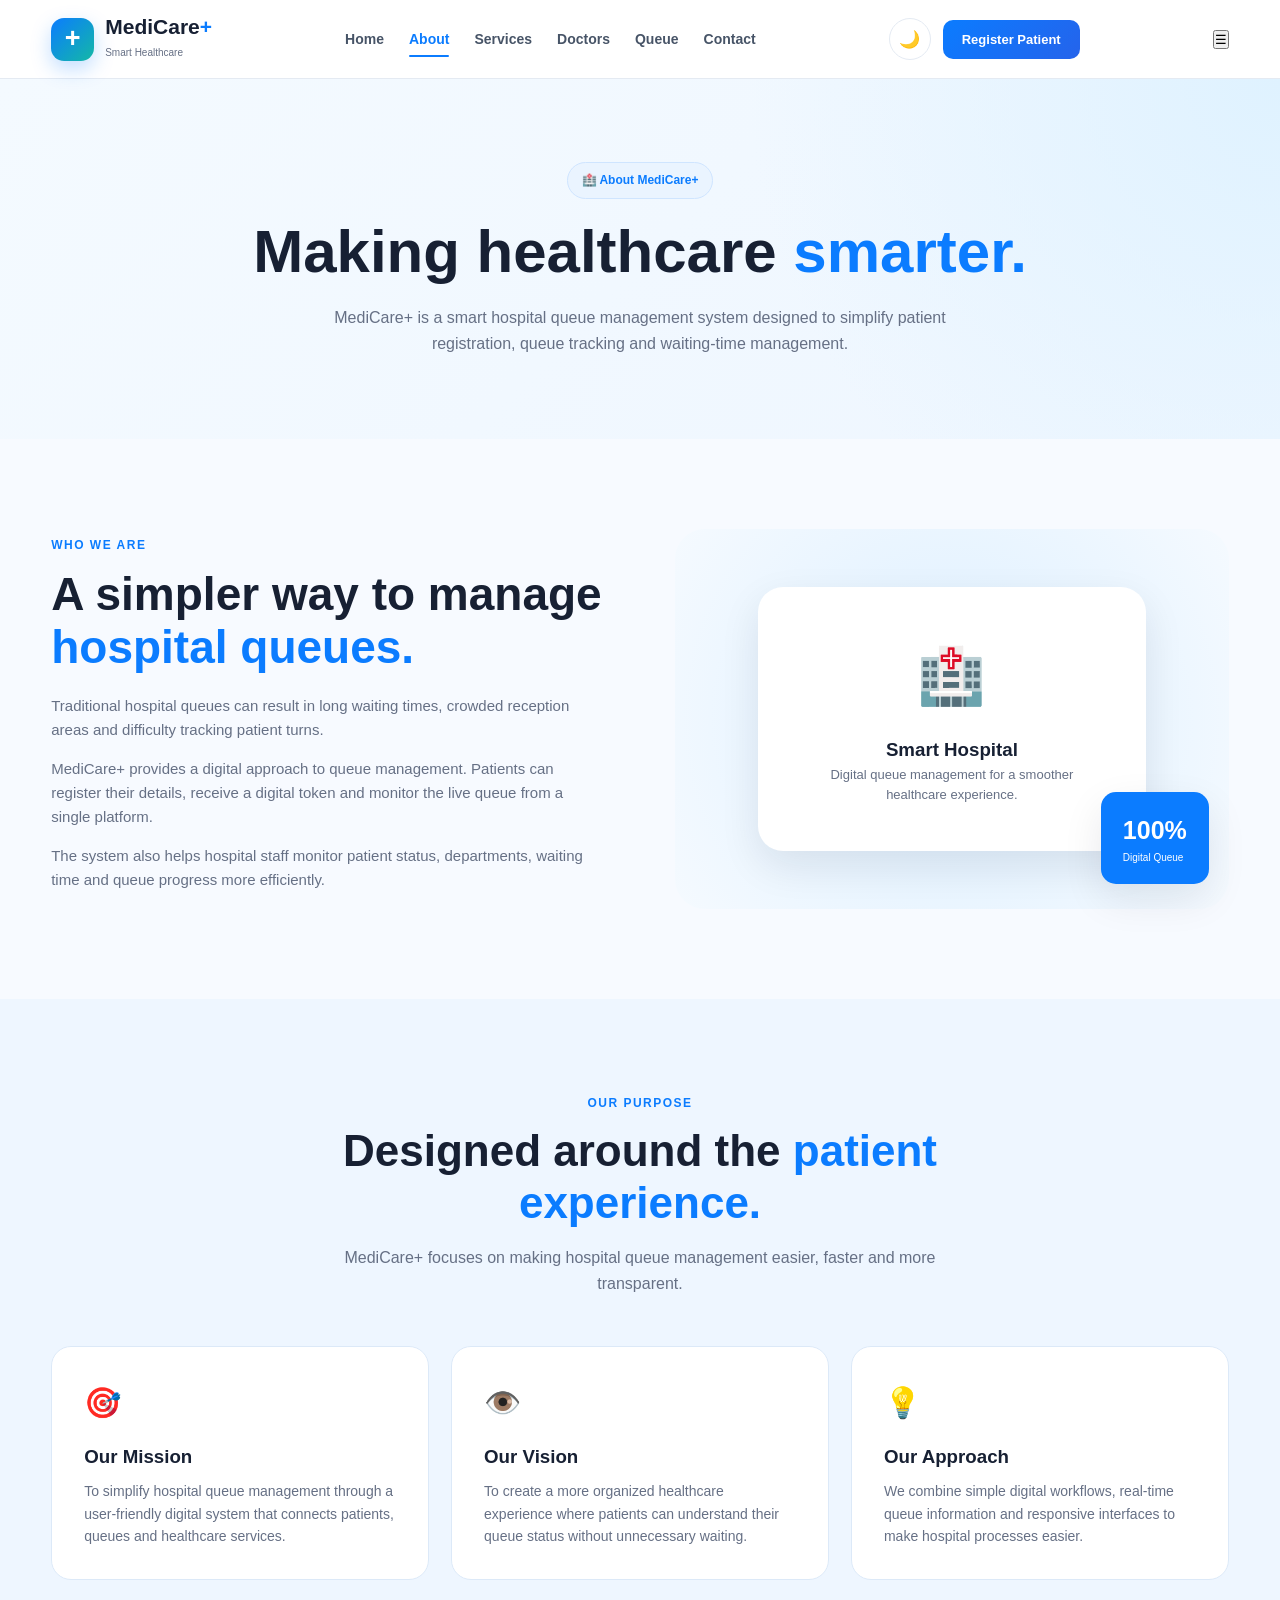
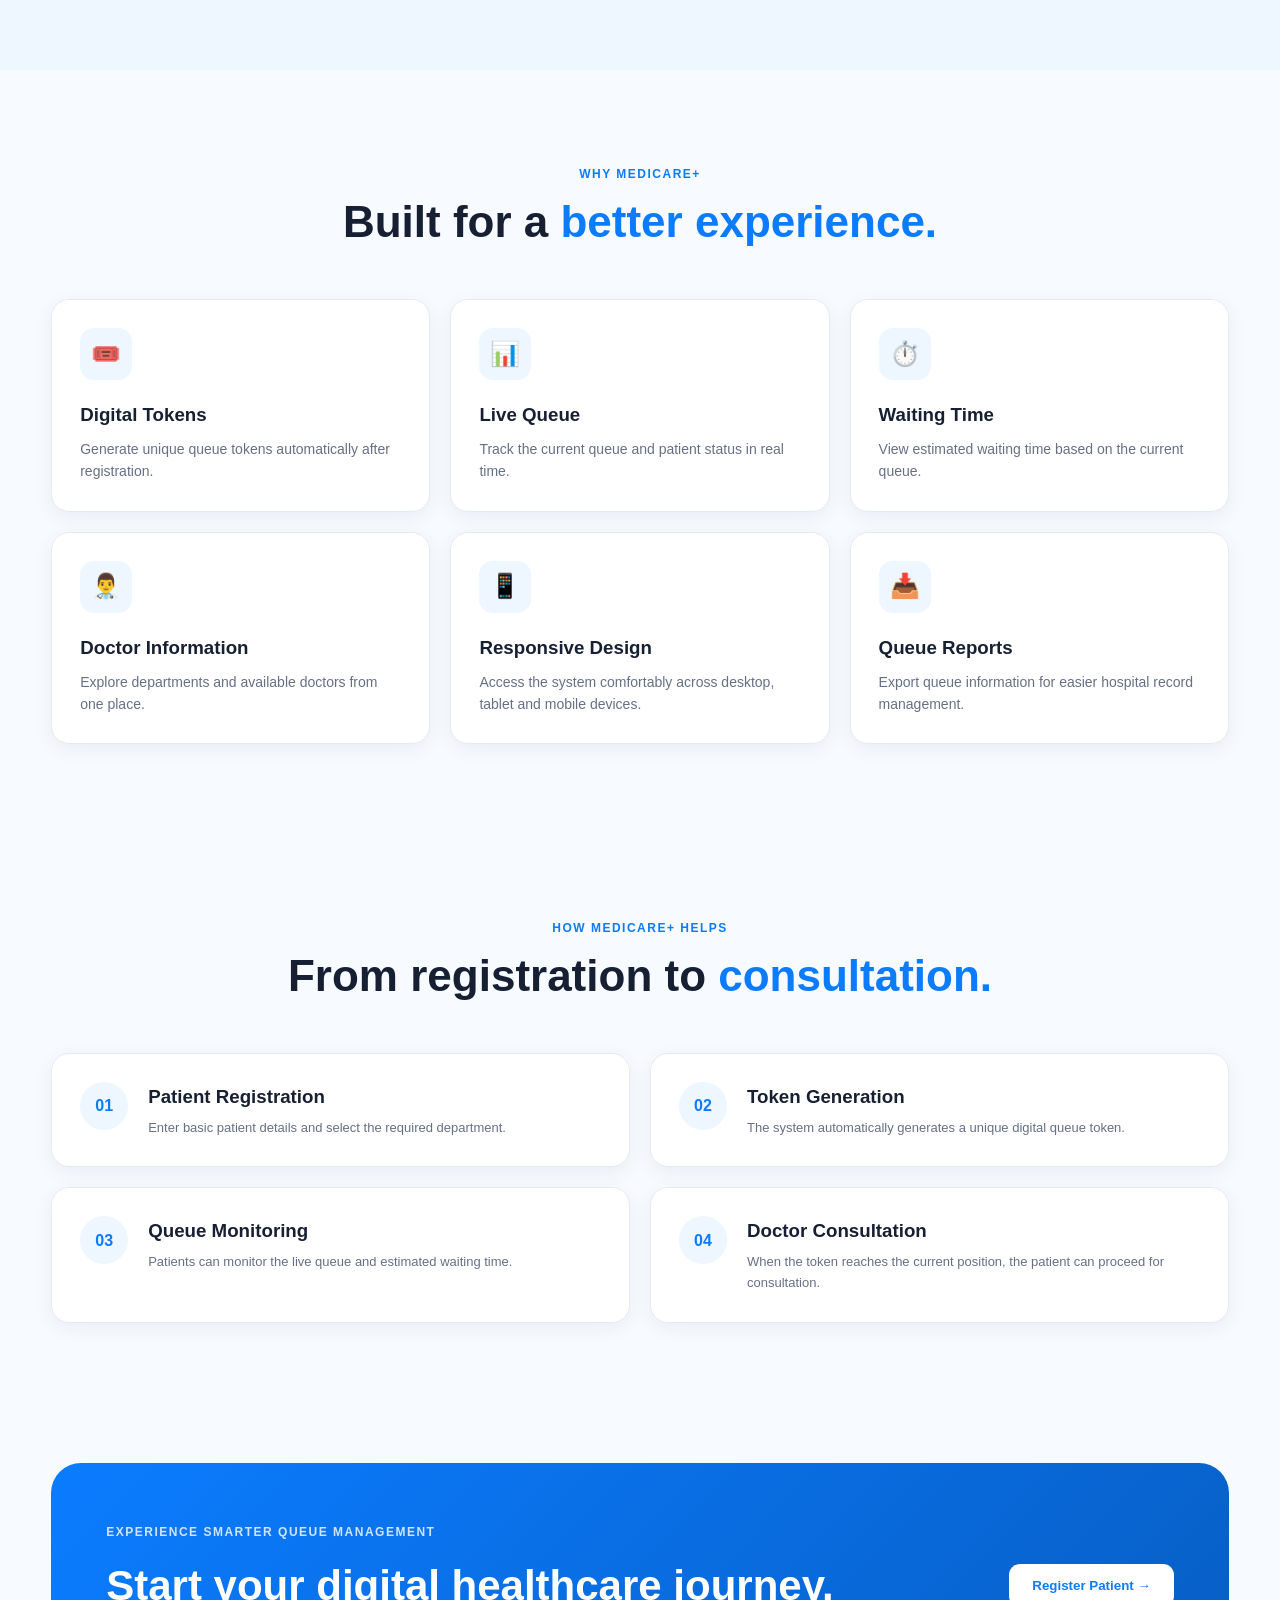
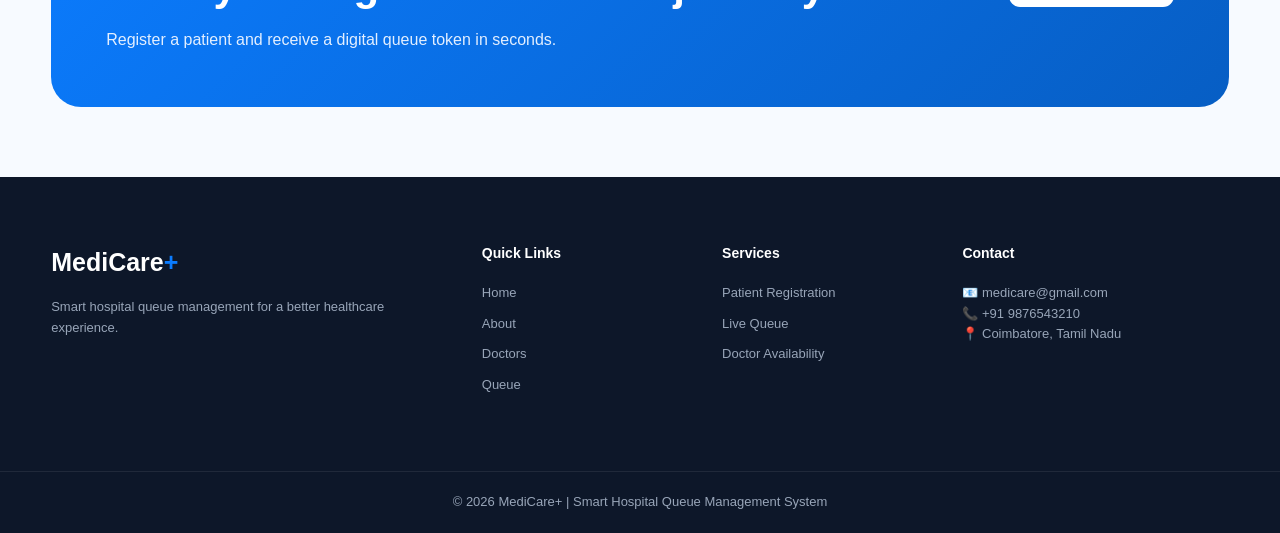
<file: about.html>
<!DOCTYPE html>
<html lang="en">

<head>

    <meta charset="UTF-8">
    <meta name="viewport" content="width=device-width, initial-scale=1.0">

    <title>About MediCare+ | Smart Hospital Queue</title>

    <link rel="stylesheet" href="css/style.css">
    <link rel="stylesheet" href="css/responsive.css">
    <link rel="stylesheet" href="css/animation.css">

</head>

<body>

    <!-- ================= NAVBAR ================= -->

    <header class="navbar">

        <nav>

            <div class="logo">

                <div class="logo-icon">
                    +
                </div>

                <div>
                    <h2>
                        MediCare<span>+</span>
                    </h2>

                    <small>
                        Smart Healthcare
                    </small>
                </div>

            </div>


            <ul class="nav-links">

                <li>
                    <a href="index.html">
                        Home
                    </a>
                </li>

                <li>
                    <a href="about.html" class="active">
                        About
                    </a>
                </li>

                <li>
                    <a href="index.html#services">
                        Services
                    </a>
                </li>

                <li>
                    <a href="doctor.html">
                        Doctors
                    </a>
                </li>

                <li>
                    <a href="dashboard.html">
                        Queue
                    </a>
                </li>

                <li>
                    <a href="index.html#contact">
                        Contact
                    </a>
                </li>

            </ul>


            <div class="nav-actions">

                <button
                    id="themeToggle"
                    class="theme-btn">

                    🌙

                </button>

                <button
                    class="register-btn"
                    onclick="window.location.href='register.html'">

                    Register Patient

                </button>

            </div>

        </nav>

    </header>


    <!-- ================= MAIN ================= -->

    <main>


        <!-- ================= ABOUT HERO ================= -->

        <section class="about-hero">

            <div class="about-hero-content">

                <span class="hero-badge">
                    🏥 About MediCare+
                </span>

                <h1>
                    Making healthcare <span>smarter.</span>
                </h1>

                <p>
                    MediCare+ is a smart hospital queue management
                    system designed to simplify patient registration,
                    queue tracking and waiting-time management.
                </p>

            </div>

        </section>


        <!-- ================= ABOUT INTRO ================= -->

        <section class="section about-intro">

            <div class="about-content">

                <span class="section-label">
                    WHO WE ARE
                </span>

                <h2>
                    A simpler way to manage
                    <span>hospital queues.</span>
                </h2>

                <p>
                    Traditional hospital queues can result in long
                    waiting times, crowded reception areas and
                    difficulty tracking patient turns.
                </p>

                <p>
                    MediCare+ provides a digital approach to queue
                    management. Patients can register their details,
                    receive a digital token and monitor the live queue
                    from a single platform.
                </p>

                <p>
                    The system also helps hospital staff monitor
                    patient status, departments, waiting time and
                    queue progress more efficiently.
                </p>

            </div>


            <div class="about-visual">

                <div class="about-visual-card">

                    <div class="about-icon">
                        🏥
                    </div>

                    <h3>
                        Smart Hospital
                    </h3>

                    <p>
                        Digital queue management for a
                        smoother healthcare experience.
                    </p>

                </div>


                <div class="about-stat-card">

                    <strong>
                        100%
                    </strong>

                    <span>
                        Digital Queue
                    </span>

                </div>

            </div>

        </section>


        <!-- ================= MISSION ================= -->

        <section class="section mission-section">

            <div class="section-heading">

                <span>
                    OUR PURPOSE
                </span>

                <h2>
                    Designed around the
                    <span>patient experience.</span>
                </h2>

                <p>
                    MediCare+ focuses on making hospital queue
                    management easier, faster and more transparent.
                </p>

            </div>


            <div class="mission-grid">


                <div class="mission-card">

                    <div class="mission-icon">
                        🎯
                    </div>

                    <h3>
                        Our Mission
                    </h3>

                    <p>
                        To simplify hospital queue management
                        through a user-friendly digital system
                        that connects patients, queues and
                        healthcare services.
                    </p>

                </div>


                <div class="mission-card">

                    <div class="mission-icon">
                        👁️
                    </div>

                    <h3>
                        Our Vision
                    </h3>

                    <p>
                        To create a more organized healthcare
                        experience where patients can understand
                        their queue status without unnecessary
                        waiting.
                    </p>

                </div>


                <div class="mission-card">

                    <div class="mission-icon">
                        💡
                    </div>

                    <h3>
                        Our Approach
                    </h3>

                    <p>
                        We combine simple digital workflows,
                        real-time queue information and responsive
                        interfaces to make hospital processes easier.
                    </p>

                </div>


            </div>

        </section>


        <!-- ================= FEATURES ================= -->

        <section class="section about-features">

            <div class="section-heading">

                <span>
                    WHY MEDICARE+
                </span>

                <h2>
                    Built for a
                    <span>better experience.</span>
                </h2>

            </div>


            <div class="feature-grid">


                <div class="feature-card">

                    <div class="feature-icon">
                        🎟️
                    </div>

                    <h3>
                        Digital Tokens
                    </h3>

                    <p>
                        Generate unique queue tokens
                        automatically after registration.
                    </p>

                </div>


                <div class="feature-card">

                    <div class="feature-icon">
                        📊
                    </div>

                    <h3>
                        Live Queue
                    </h3>

                    <p>
                        Track the current queue and
                        patient status in real time.
                    </p>

                </div>


                <div class="feature-card">

                    <div class="feature-icon">
                        ⏱️
                    </div>

                    <h3>
                        Waiting Time
                    </h3>

                    <p>
                        View estimated waiting time
                        based on the current queue.
                    </p>

                </div>


                <div class="feature-card">

                    <div class="feature-icon">
                        👨‍⚕️
                    </div>

                    <h3>
                        Doctor Information
                    </h3>

                    <p>
                        Explore departments and available
                        doctors from one place.
                    </p>

                </div>


                <div class="feature-card">

                    <div class="feature-icon">
                        📱
                    </div>

                    <h3>
                        Responsive Design
                    </h3>

                    <p>
                        Access the system comfortably across
                        desktop, tablet and mobile devices.
                    </p>

                </div>


                <div class="feature-card">

                    <div class="feature-icon">
                        📥
                    </div>

                    <h3>
                        Queue Reports
                    </h3>

                    <p>
                        Export queue information for
                        easier hospital record management.
                    </p>

                </div>


            </div>

        </section>


        <!-- ================= HOW IT HELPS ================= -->

        <section class="section about-process">

            <div class="section-heading">

                <span>
                    HOW MEDICARE+ HELPS
                </span>

                <h2>
                    From registration to
                    <span>consultation.</span>
                </h2>

            </div>


            <div class="process-grid">


                <div class="process-card">

                    <div class="process-number">
                        01
                    </div>

                    <div>

                        <h3>
                            Patient Registration
                        </h3>

                        <p>
                            Enter basic patient details and
                            select the required department.
                        </p>

                    </div>

                </div>


                <div class="process-card">

                    <div class="process-number">
                        02
                    </div>

                    <div>

                        <h3>
                            Token Generation
                        </h3>

                        <p>
                            The system automatically generates
                            a unique digital queue token.
                        </p>

                    </div>

                </div>


                <div class="process-card">

                    <div class="process-number">
                        03
                    </div>

                    <div>

                        <h3>
                            Queue Monitoring
                        </h3>

                        <p>
                            Patients can monitor the live queue
                            and estimated waiting time.
                        </p>

                    </div>

                </div>


                <div class="process-card">

                    <div class="process-number">
                        04
                    </div>

                    <div>

                        <h3>
                            Doctor Consultation
                        </h3>

                        <p>
                            When the token reaches the current
                            position, the patient can proceed
                            for consultation.
                        </p>

                    </div>

                </div>


            </div>

        </section>


        <!-- ================= CTA ================= -->

        <section class="cta-section">

            <div>

                <span>
                    EXPERIENCE SMARTER QUEUE MANAGEMENT
                </span>

                <h2>
                    Start your digital healthcare journey.
                </h2>

                <p>
                    Register a patient and receive a digital
                    queue token in seconds.
                </p>

            </div>


            <button
                class="primary-btn"
                onclick="window.location.href='register.html'">

                Register Patient →

            </button>

        </section>


    </main>


    <!-- ================= FOOTER ================= -->

    <footer id="contact">

        <div class="footer-container">


            <div class="footer-brand">

                <h2>
                    MediCare<span>+</span>
                </h2>

                <p>
                    Smart hospital queue management
                    for a better healthcare experience.
                </p>

            </div>


            <div>

                <h3>
                    Quick Links
                </h3>

                <a href="index.html">
                    Home
                </a>

                <a href="about.html">
                    About
                </a>

                <a href="doctor.html">
                    Doctors
                </a>

                <a href="dashboard.html">
                    Queue
                </a>

            </div>


            <div>

                <h3>
                    Services
                </h3>

                <a href="register.html">
                    Patient Registration
                </a>

                <a href="dashboard.html">
                    Live Queue
                </a>

                <a href="doctor.html">
                    Doctor Availability
                </a>

            </div>


            <div>

                <h3>
                    Contact
                </h3>

                <p>
                    📧 medicare@gmail.com
                </p>

                <p>
                    📞 +91 9876543210
                </p>

                <p>
                    📍 Coimbatore, Tamil Nadu
                </p>

            </div>


        </div>


        <div class="footer-bottom">

            <p>
                © 2026 MediCare+ | Smart Hospital Queue Management System
            </p>

        </div>

    </footer>


    <!-- ================= TOAST ================= -->

    <div id="toast"></div>


    <script src="js/script.js"></script>

</body>

</html>
</file>
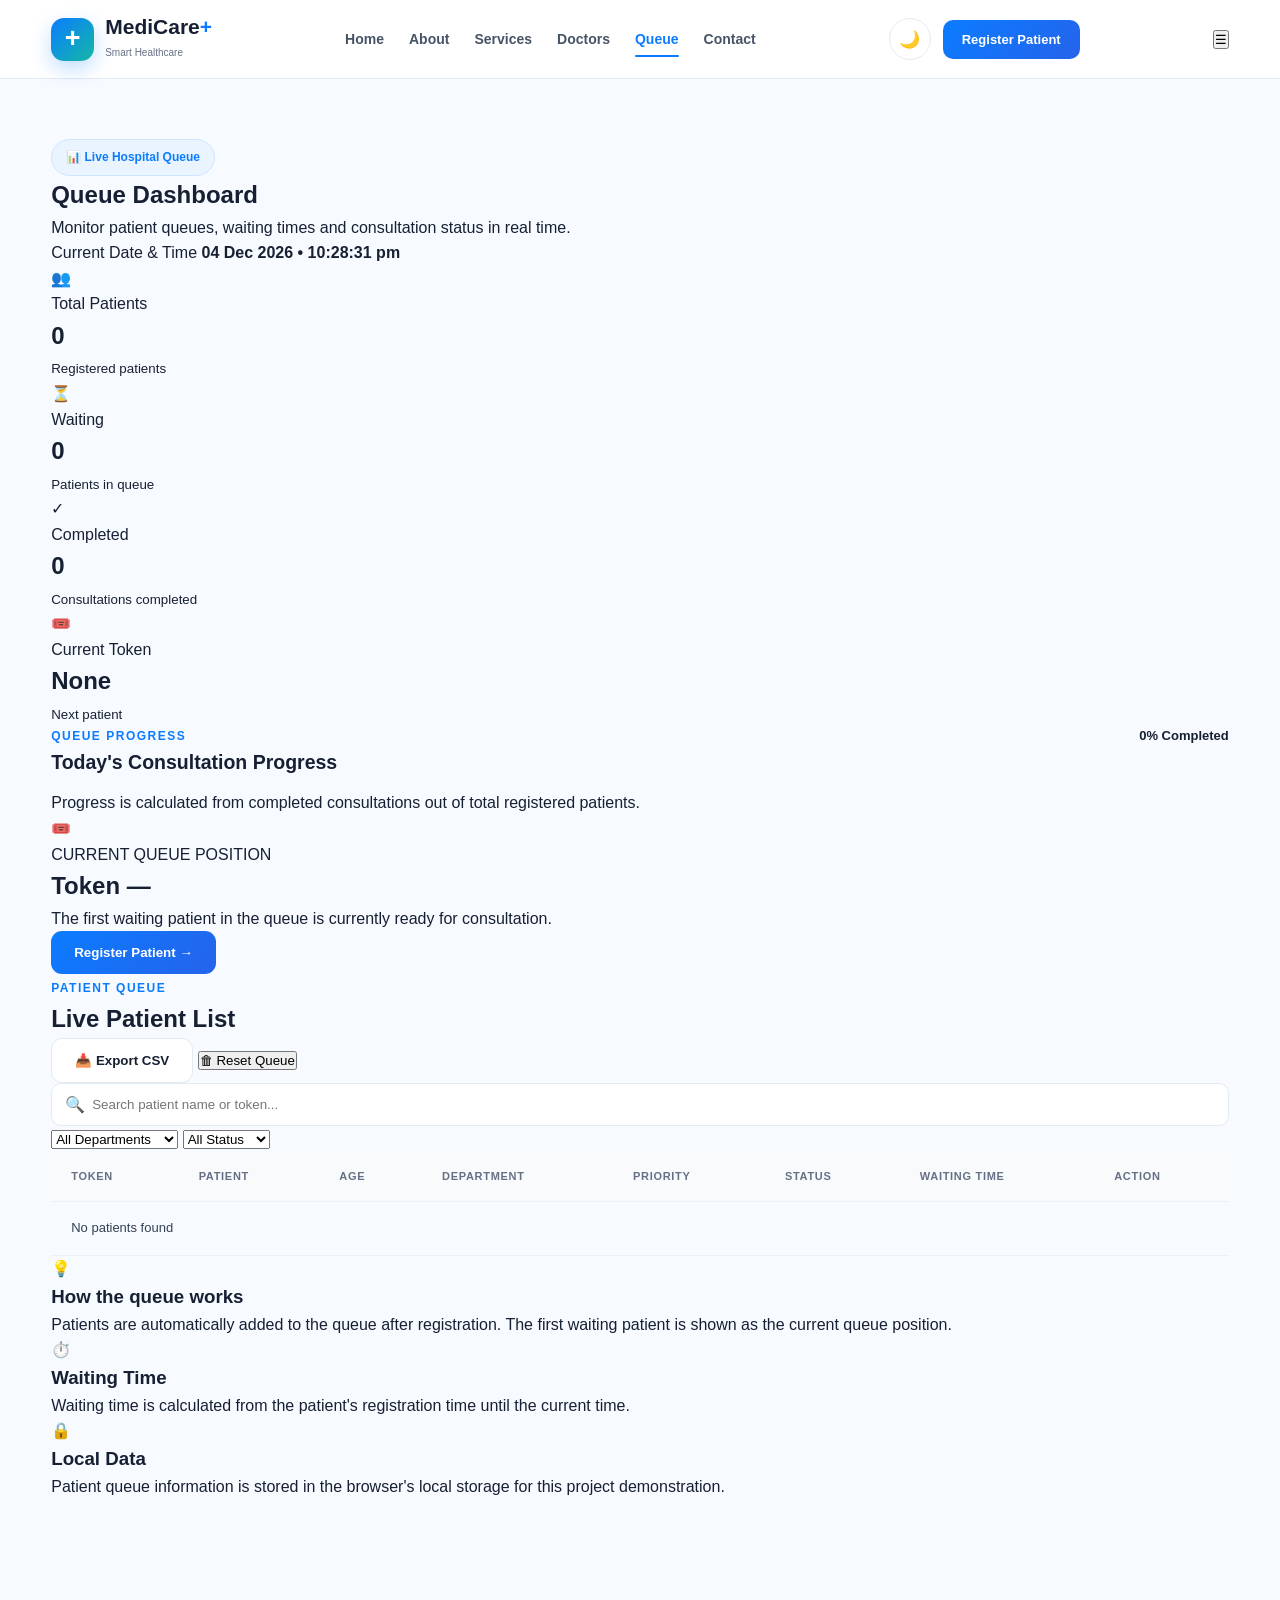
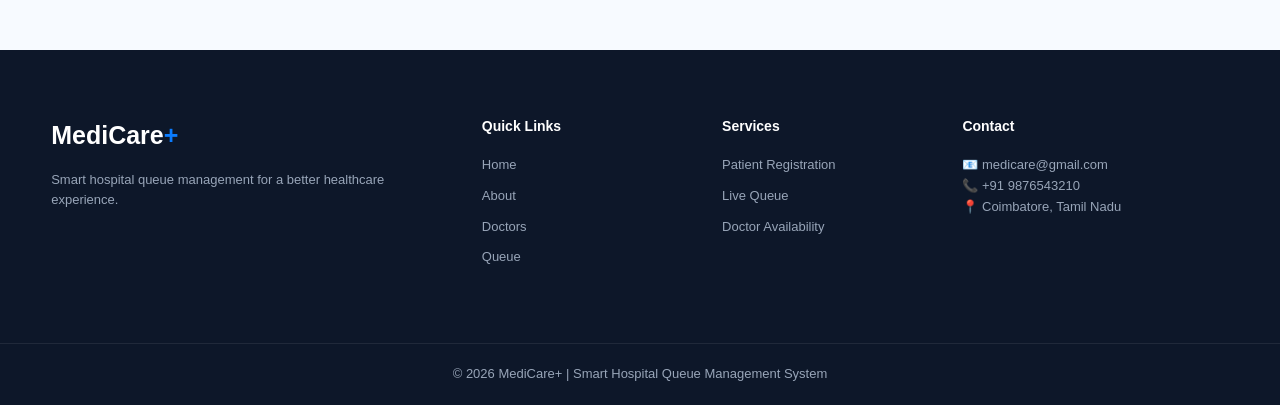
<file: dashboard.html>
<!DOCTYPE html>
<html lang="en">

<head>
    <meta charset="UTF-8">
    <meta name="viewport" content="width=device-width, initial-scale=1.0">

    <title>Live Queue Dashboard | MediCare+</title>

    <link rel="stylesheet" href="css/style.css">
    <link rel="stylesheet" href="css/responsive.css">
    <link rel="stylesheet" href="css/animation.css">
</head>

<body>

    <!-- =========================
         NAVBAR
    ========================== -->

    <header class="navbar">

        <nav>

            <div class="logo">

                <div class="logo-icon">+</div>

                <div>
                    <h2>MediCare<span>+</span></h2>
                    <small>Smart Healthcare</small>
                </div>

            </div>


            <ul class="nav-links">

                <li>
                    <a href="index.html">Home</a>
                </li>

                <li>
                    <a href="about.html">About</a>
                </li>

                <li>
                    <a href="index.html#services">Services</a>
                </li>

                <li>
                    <a href="doctor.html">Doctors</a>
                </li>

                <li>
                    <a href="dashboard.html" class="active">
                        Queue
                    </a>
                </li>

                <li>
                    <a href="index.html#contact">Contact</a>
                </li>

            </ul>


            <div class="nav-actions">

                <button
                    id="themeToggle"
                    class="theme-btn"
                    aria-label="Toggle dark mode">
                    🌙
                </button>

                <button
                    class="register-btn"
                    onclick="window.location.href='register.html'">
                    Register Patient
                </button>

            </div>

        </nav>

    </header>



    <!-- =========================
         DASHBOARD HEADER
    ========================== -->

    <main class="dashboard-page">

        <section class="dashboard-hero">

            <div>

                <span class="hero-badge">
                    📊 Live Hospital Queue
                </span>

                <h1>
                    Queue
                    <span>Dashboard</span>
                </h1>

                <p>
                    Monitor patient queues, waiting times and
                    consultation status in real time.
                </p>

            </div>


            <div class="dashboard-date">

                <span>Current Date & Time</span>

                <strong id="clock">
                    Loading...
                </strong>

            </div>

        </section>



        <!-- =========================
             SUMMARY CARDS
        ========================== -->

        <section class="dashboard-summary">

            <!-- Total Patients -->

            <div class="dashboard-stat-card">

                <div class="stat-icon blue">
                    👥
                </div>

                <div>

                    <span>Total Patients</span>

                    <h2 id="totalPatients">
                        0
                    </h2>

                    <small>
                        Registered patients
                    </small>

                </div>

            </div>


            <!-- Waiting -->

            <div class="dashboard-stat-card">

                <div class="stat-icon orange">
                    ⏳
                </div>

                <div>

                    <span>Waiting</span>

                    <h2 id="waitingPatients">
                        0
                    </h2>

                    <small>
                        Patients in queue
                    </small>

                </div>

            </div>


            <!-- Completed -->

            <div class="dashboard-stat-card">

                <div class="stat-icon green">
                    ✓
                </div>

                <div>

                    <span>Completed</span>

                    <h2 id="completedPatients">
                        0
                    </h2>

                    <small>
                        Consultations completed
                    </small>

                </div>

            </div>


            <!-- Current Token -->

            <div class="dashboard-stat-card">

                <div class="stat-icon purple">
                    🎟️
                </div>

                <div>

                    <span>Current Token</span>

                    <h2 id="currentToken">
                        None
                    </h2>

                    <small>
                        Next patient
                    </small>

                </div>

            </div>

        </section>



        <!-- =========================
             QUEUE PROGRESS
        ========================== -->

        <section class="queue-progress-card">

            <div class="progress-header">

                <div>

                    <span class="section-label">
                        QUEUE PROGRESS
                    </span>

                    <h2>
                        Today's Consultation Progress
                    </h2>

                </div>

                <strong id="progressText">
                    0% Completed
                </strong>

            </div>


            <div class="progress-track">

                <div
                    id="progressBar"
                    class="progress-bar"
                    style="width: 0%;">
                </div>

            </div>


            <p>
                Progress is calculated from completed
                consultations out of total registered patients.
            </p>

        </section>



        <!-- =========================
             CURRENT PATIENT
        ========================== -->

        <section class="current-patient-card">

            <div class="current-patient-icon">
                🎟️
            </div>

            <div class="current-patient-content">

                <span>
                    CURRENT QUEUE POSITION
                </span>

                <h2>
                    Token
                    <strong id="currentTokenDisplay">
                        —
                    </strong>
                </h2>

                <p>
                    The first waiting patient in the queue
                    is currently ready for consultation.
                </p>

            </div>


            <button
                class="primary-btn"
                onclick="window.location.href='register.html'">

                Register Patient →

            </button>

        </section>



        <!-- =========================
             FILTERS
        ========================== -->

        <section class="queue-section">

            <div class="queue-section-header">

                <div>

                    <span class="section-label">
                        PATIENT QUEUE
                    </span>

                    <h2>
                        Live Patient List
                    </h2>

                </div>


                <div class="queue-actions">

                    <button
                        id="exportBtn"
                        class="secondary-btn">

                        📥 Export CSV

                    </button>


                    <button
                        id="resetBtn"
                        class="danger-btn">

                        🗑 Reset Queue

                    </button>

                </div>

            </div>



            <!-- SEARCH + FILTER -->

            <div class="queue-filters">

                <div class="search-box">

                    <span>🔍</span>

                    <input
                        type="text"
                        id="searchInput"
                        placeholder="Search patient name or token...">

                </div>


                <select id="departmentFilter">

                    <option value="All">
                        All Departments
                    </option>

                    <option value="General">
                        General Medicine
                    </option>

                    <option value="ENT">
                        ENT
                    </option>

                    <option value="Dental">
                        Dental
                    </option>

                    <option value="Eye">
                        Ophthalmology
                    </option>

                    <option value="Cardiology">
                        Cardiology
                    </option>

                </select>


                <select id="statusFilter">

                    <option value="All">
                        All Status
                    </option>

                    <option value="Waiting">
                        Waiting
                    </option>

                    <option value="Completed">
                        Completed
                    </option>

                </select>

            </div>



            <!-- =========================
                 PATIENT TABLE
            ========================== -->

            <div class="table-container">

                <table>

                    <thead>

                        <tr>

                            <th>
                                Token
                            </th>

                            <th>
                                Patient
                            </th>

                            <th>
                                Age
                            </th>

                            <th>
                                Department
                            </th>

                            <th>
                                Priority
                            </th>

                            <th>
                                Status
                            </th>

                            <th>
                                Waiting Time
                            </th>

                            <th>
                                Action
                            </th>

                        </tr>

                    </thead>


                    <tbody id="patientTable">

                        <!-- JavaScript will load patients here -->

                    </tbody>

                </table>

            </div>

        </section>



        <!-- =========================
             DASHBOARD INFORMATION
        ========================== -->

        <section class="dashboard-info-grid">

            <div class="dashboard-info-card">

                <div class="info-icon">
                    💡
                </div>

                <div>

                    <h3>
                        How the queue works
                    </h3>

                    <p>
                        Patients are automatically added to the
                        queue after registration. The first
                        waiting patient is shown as the current
                        queue position.
                    </p>

                </div>

            </div>


            <div class="dashboard-info-card">

                <div class="info-icon">
                    ⏱️
                </div>

                <div>

                    <h3>
                        Waiting Time
                    </h3>

                    <p>
                        Waiting time is calculated from the
                        patient's registration time until the
                        current time.
                    </p>

                </div>

            </div>


            <div class="dashboard-info-card">

                <div class="info-icon">
                    🔒
                </div>

                <div>

                    <h3>
                        Local Data
                    </h3>

                    <p>
                        Patient queue information is stored in
                        the browser's local storage for this
                        project demonstration.
                    </p>

                </div>

            </div>

        </section>

    </main>



    <!-- =========================
         FOOTER
    ========================== -->

    <footer id="contact">

        <div class="footer-container">

            <div class="footer-brand">

                <h2>
                    MediCare<span>+</span>
                </h2>

                <p>
                    Smart hospital queue management for a
                    better healthcare experience.
                </p>

            </div>


            <div>

                <h3>
                    Quick Links
                </h3>

                <a href="index.html">
                    Home
                </a>

                <a href="about.html">
                    About
                </a>

                <a href="doctor.html">
                    Doctors
                </a>

                <a href="dashboard.html">
                    Queue
                </a>

            </div>


            <div>

                <h3>
                    Services
                </h3>

                <a href="register.html">
                    Patient Registration
                </a>

                <a href="dashboard.html">
                    Live Queue
                </a>

                <a href="doctor.html">
                    Doctor Availability
                </a>

            </div>


            <div>

                <h3>
                    Contact
                </h3>

                <p>
                    📧 medicare@gmail.com
                </p>

                <p>
                    📞 +91 9876543210
                </p>

                <p>
                    📍 Coimbatore, Tamil Nadu
                </p>

            </div>

        </div>


        <div class="footer-bottom">

            <p>
                © 2026 MediCare+ | Smart Hospital Queue
                Management System
            </p>

        </div>

    </footer>



    <!-- TOAST -->

    <div id="toast"></div>



    <!-- JAVASCRIPT -->

    <script src="js/script.js"></script>
    <script src="js/dashboard.js"></script>

</body>

</html>
</file>
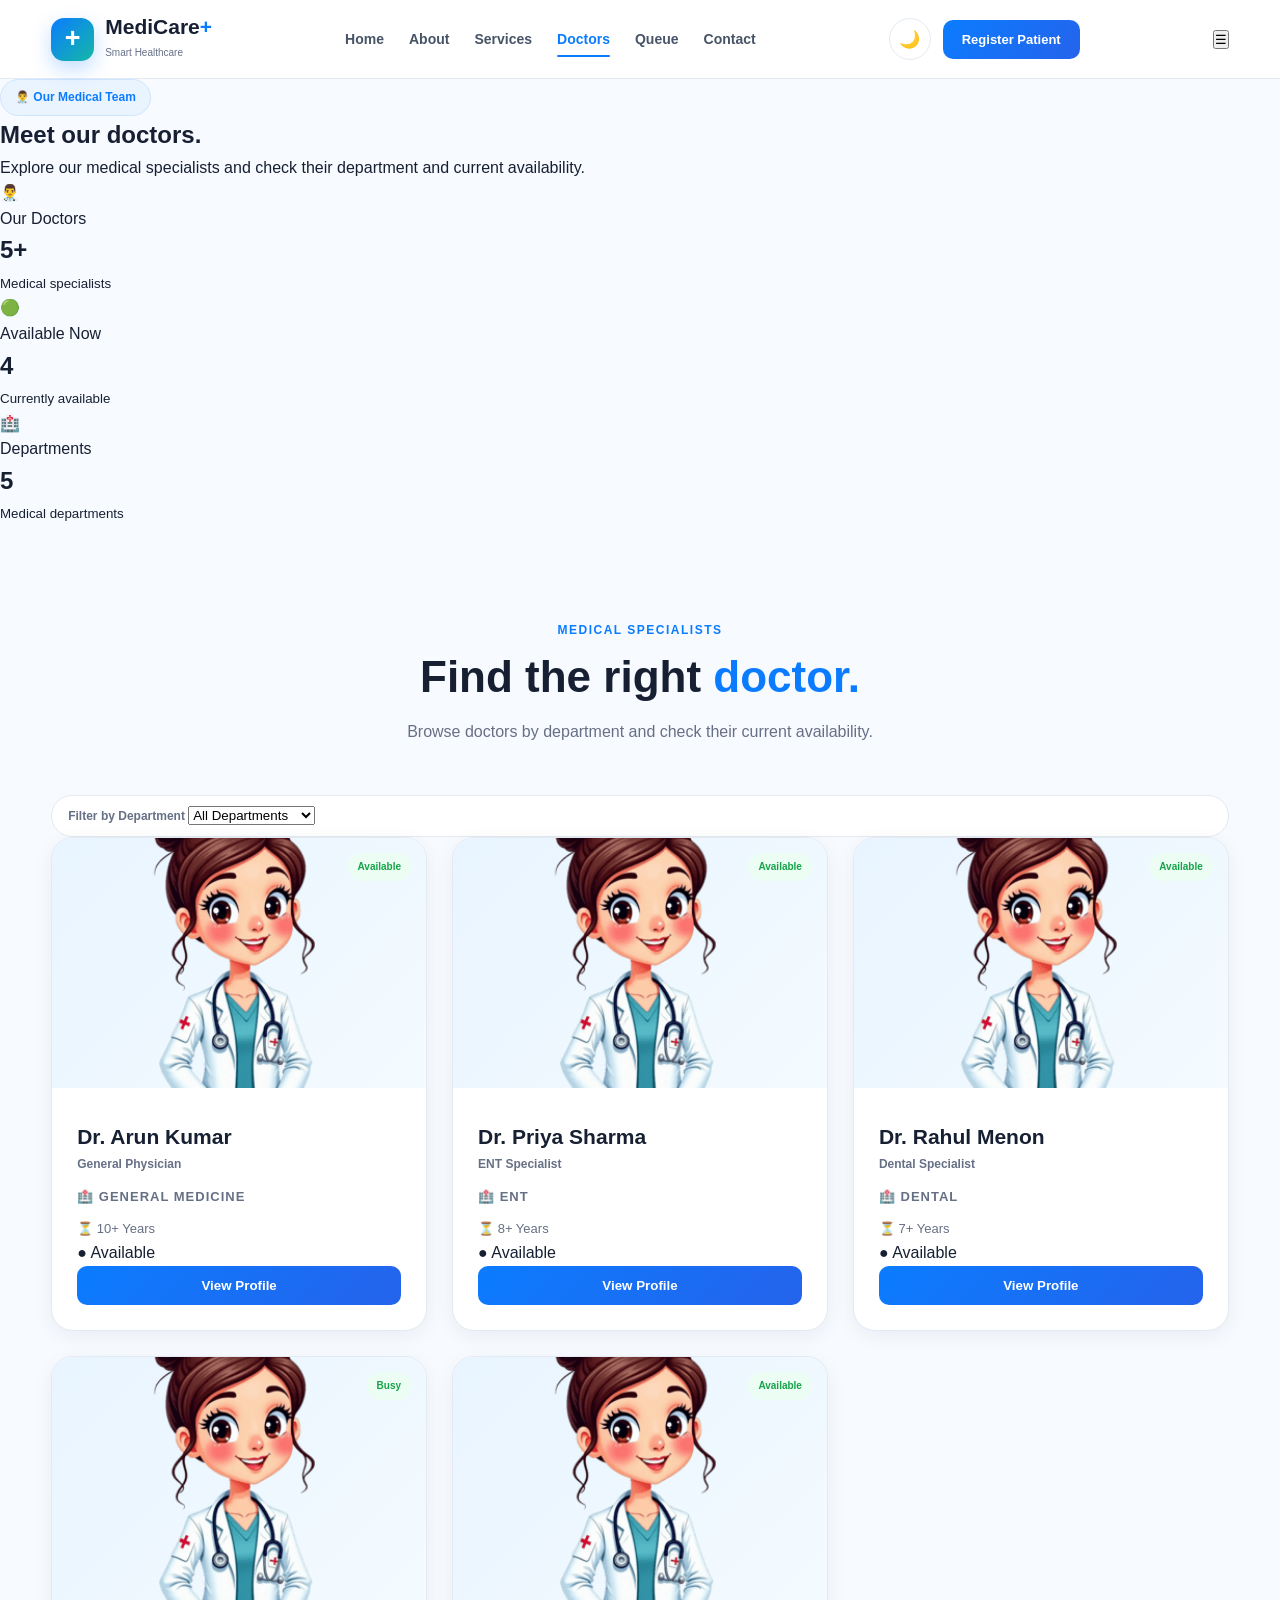
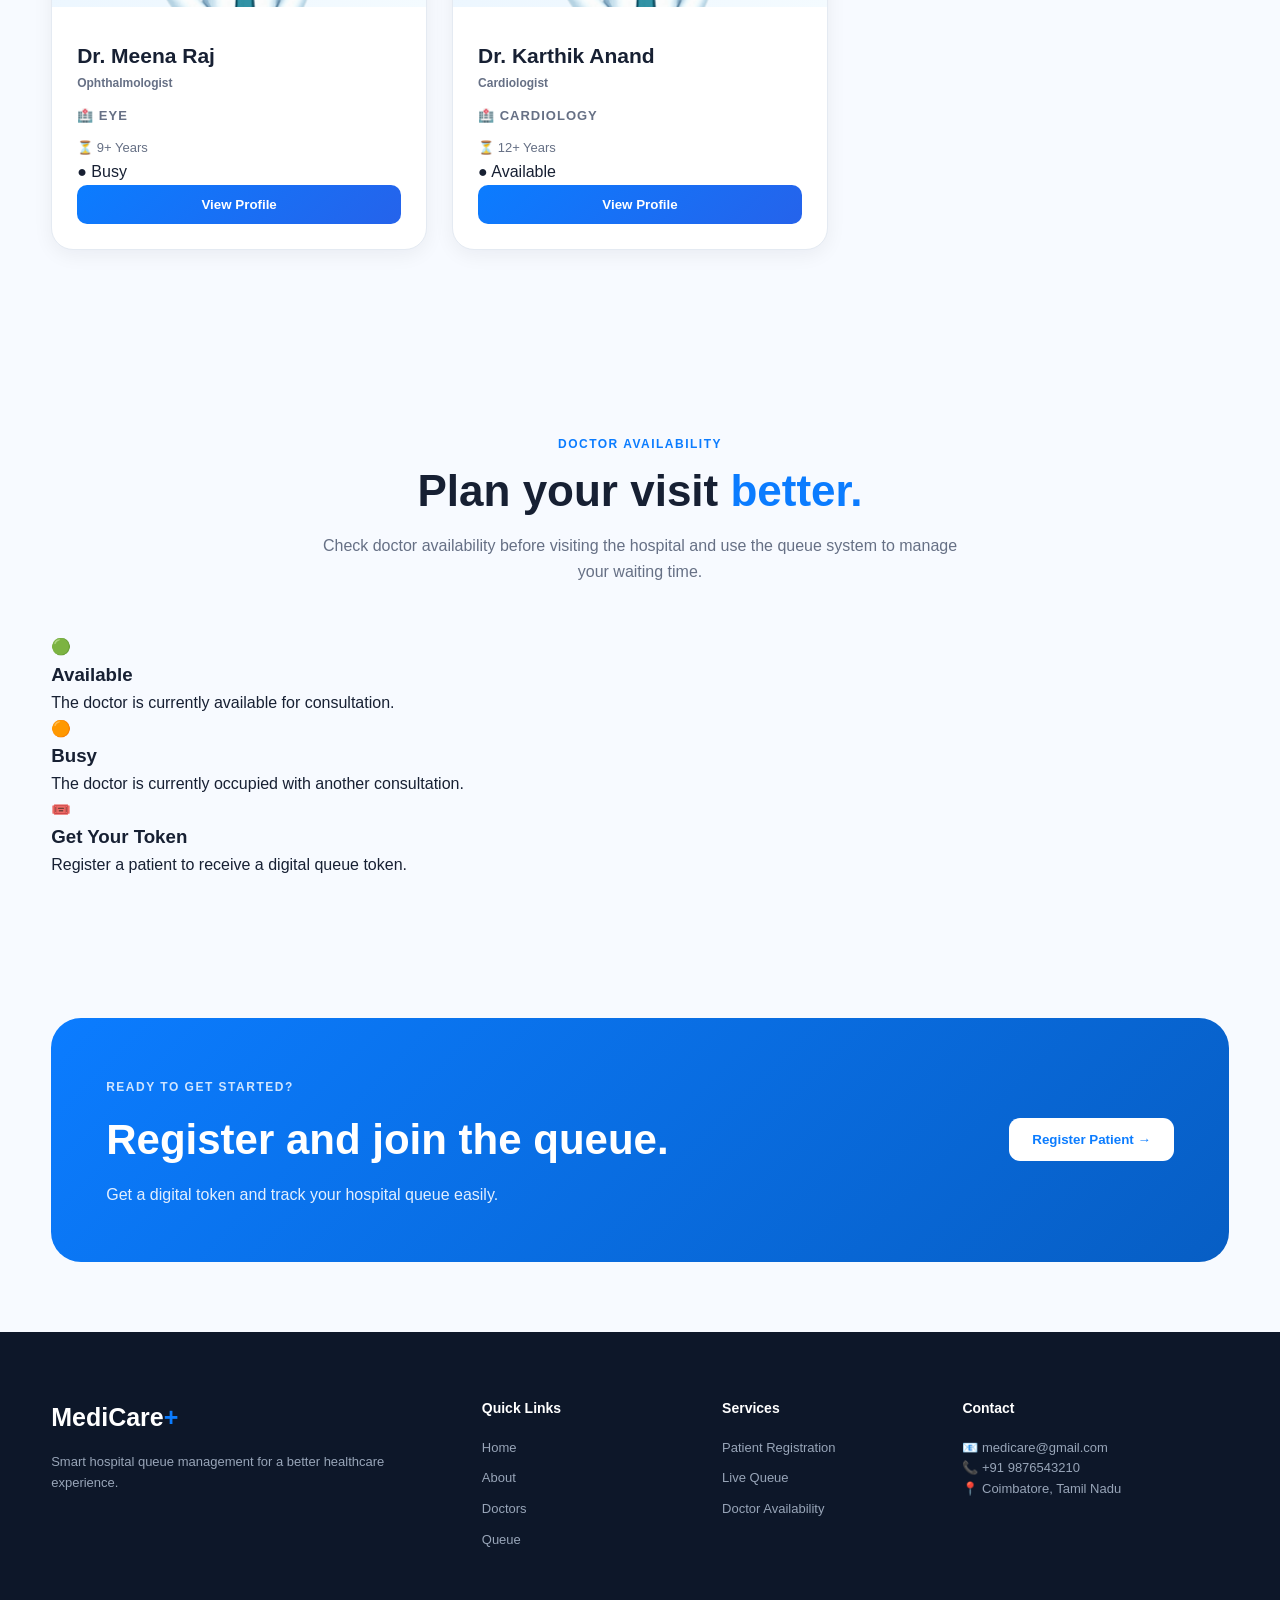
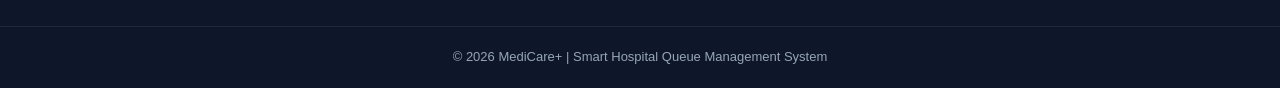
<file: doctor.html>
<!DOCTYPE html>
<html lang="en">

<head>
    <meta charset="UTF-8">
    <meta name="viewport" content="width=device-width, initial-scale=1.0">

    <title>Our Doctors | MediCare+</title>

    <link rel="stylesheet" href="css/style.css">
    <link rel="stylesheet" href="css/responsive.css">
    <link rel="stylesheet" href="css/animation.css">
</head>

<body>

    <!-- =========================
         NAVBAR
    ========================== -->

    <header class="navbar">

        <nav>

            <div class="logo">

                <div class="logo-icon">+</div>

                <div>
                    <h2>MediCare<span>+</span></h2>
                    <small>Smart Healthcare</small>
                </div>

            </div>


            <ul class="nav-links">

                <li>
                    <a href="index.html">Home</a>
                </li>

                <li>
                    <a href="about.html">About</a>
                </li>

                <li>
                    <a href="index.html#services">Services</a>
                </li>

                <li>
                    <a href="doctor.html" class="active">
                        Doctors
                    </a>
                </li>

                <li>
                    <a href="dashboard.html">Queue</a>
                </li>

                <li>
                    <a href="index.html#contact">Contact</a>
                </li>

            </ul>


            <div class="nav-actions">

                <button
                    id="themeToggle"
                    class="theme-btn"
                    aria-label="Toggle dark mode">
                    🌙
                </button>

                <button
                    class="register-btn"
                    onclick="window.location.href='register.html'">
                    Register Patient
                </button>

            </div>

        </nav>

    </header>



    <!-- =========================
         DOCTOR HERO
    ========================== -->

    <main>

        <section class="doctor-hero">

            <div class="doctor-hero-content">

                <span class="hero-badge">
                    👨‍⚕️ Our Medical Team
                </span>

                <h1>
                    Meet our
                    <span>doctors.</span>
                </h1>

                <p>
                    Explore our medical specialists and check
                    their department and current availability.
                </p>

            </div>

        </section>



        <!-- =========================
             DOCTOR STATS
        ========================== -->

        <section class="doctor-stats">

            <div class="doctor-stat-card">

                <div class="stat-icon blue">
                    👨‍⚕️
                </div>

                <div>
                    <span>Our Doctors</span>

                    <h2 id="doctorCount">
                        0+
                    </h2>

                    <small>
                        Medical specialists
                    </small>
                </div>

            </div>


            <div class="doctor-stat-card">

                <div class="stat-icon green">
                    🟢
                </div>

                <div>
                    <span>Available Now</span>

                    <h2 id="availableDoctorCount">
                        0
                    </h2>

                    <small>
                        Currently available
                    </small>
                </div>

            </div>


            <div class="doctor-stat-card">

                <div class="stat-icon purple">
                    🏥
                </div>

                <div>
                    <span>Departments</span>

                    <h2>
                        5
                    </h2>

                    <small>
                        Medical departments
                    </small>
                </div>

            </div>

        </section>



        <!-- =========================
             DOCTOR DIRECTORY
        ========================== -->

        <section class="section doctor-section">

            <div class="section-heading">

                <span>MEDICAL SPECIALISTS</span>

                <h2>
                    Find the right
                    <span>doctor.</span>
                </h2>

                <p>
                    Browse doctors by department and check
                    their current availability.
                </p>

            </div>



            <!-- FILTER -->

            <div class="doctor-filter">

                <label for="doctorFilter">
                    Filter by Department
                </label>

                <select id="doctorFilter">

                    <option value="All">
                        All Departments
                    </option>

                    <option value="General Medicine">
                        General Medicine
                    </option>

                    <option value="ENT">
                        ENT
                    </option>

                    <option value="Dental">
                        Dental
                    </option>

                    <option value="Eye">
                        Ophthalmology
                    </option>

                    <option value="Cardiology">
                        Cardiology
                    </option>

                </select>

            </div>



            <!-- =========================
                 DOCTOR CARDS
            ========================== -->

            <div
                id="doctorContainer"
                class="doctor-grid">

                <!-- Doctor cards will be generated by doctor.js -->

            </div>

        </section>



        <!-- =========================
             DOCTOR INFORMATION
        ========================== -->

        <section class="section doctor-info-section">

            <div class="section-heading">

                <span>DOCTOR AVAILABILITY</span>

                <h2>
                    Plan your visit
                    <span>better.</span>
                </h2>

                <p>
                    Check doctor availability before visiting
                    the hospital and use the queue system to
                    manage your waiting time.
                </p>

            </div>


            <div class="doctor-info-grid">

                <div class="doctor-info-card">

                    <div class="info-icon">
                        🟢
                    </div>

                    <h3>
                        Available
                    </h3>

                    <p>
                        The doctor is currently available
                        for consultation.
                    </p>

                </div>


                <div class="doctor-info-card">

                    <div class="info-icon">
                        🟠
                    </div>

                    <h3>
                        Busy
                    </h3>

                    <p>
                        The doctor is currently occupied
                        with another consultation.
                    </p>

                </div>


                <div class="doctor-info-card">

                    <div class="info-icon">
                        🎟️
                    </div>

                    <h3>
                        Get Your Token
                    </h3>

                    <p>
                        Register a patient to receive a
                        digital queue token.
                    </p>

                </div>

            </div>

        </section>



        <!-- =========================
             CTA
        ========================== -->

        <section class="cta-section">

            <div>

                <span>
                    READY TO GET STARTED?
                </span>

                <h2>
                    Register and join the queue.
                </h2>

                <p>
                    Get a digital token and track your
                    hospital queue easily.
                </p>

            </div>


            <button
                class="primary-btn"
                onclick="window.location.href='register.html'">

                Register Patient →

            </button>

        </section>

    </main>



    <!-- =========================
         FOOTER
    ========================== -->

    <footer id="contact">

        <div class="footer-container">

            <div class="footer-brand">

                <h2>
                    MediCare<span>+</span>
                </h2>

                <p>
                    Smart hospital queue management for a
                    better healthcare experience.
                </p>

            </div>


            <div>

                <h3>
                    Quick Links
                </h3>

                <a href="index.html">
                    Home
                </a>

                <a href="about.html">
                    About
                </a>

                <a href="doctor.html">
                    Doctors
                </a>

                <a href="dashboard.html">
                    Queue
                </a>

            </div>


            <div>

                <h3>
                    Services
                </h3>

                <a href="register.html">
                    Patient Registration
                </a>

                <a href="dashboard.html">
                    Live Queue
                </a>

                <a href="doctor.html">
                    Doctor Availability
                </a>

            </div>


            <div>

                <h3>
                    Contact
                </h3>

                <p>
                    📧 medicare@gmail.com
                </p>

                <p>
                    📞 +91 9876543210
                </p>

                <p>
                    📍 Coimbatore, Tamil Nadu
                </p>

            </div>

        </div>


        <div class="footer-bottom">

            <p>
                © 2026 MediCare+ | Smart Hospital Queue
                Management System
            </p>

        </div>

    </footer>



    <!-- TOAST -->

    <div id="toast"></div>



    <!-- JAVASCRIPT -->

    <script src="js/script.js"></script>
    <script src="js/doctor.js"></script>

</body>

</html>
</file>
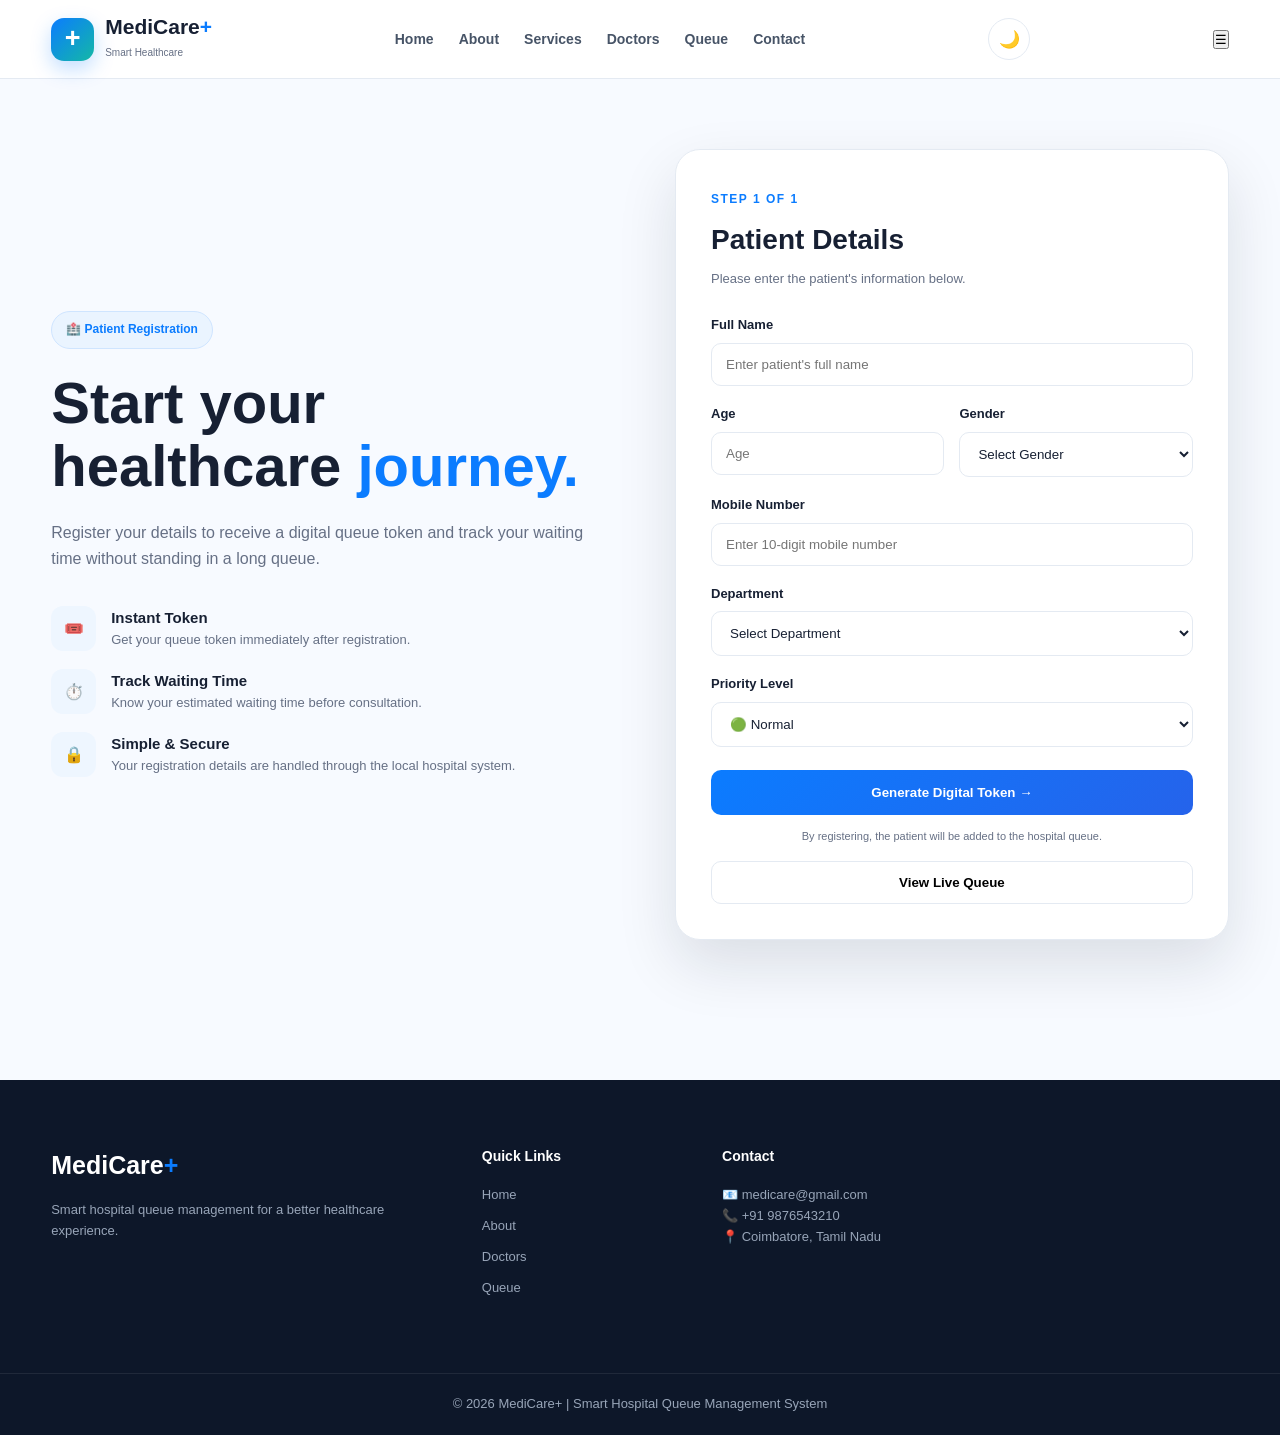
<file: register.html>
<!DOCTYPE html>
<html lang="en">

<head>

    <meta charset="UTF-8">

    <meta name="viewport" content="width=device-width, initial-scale=1.0">

    <title>Patient Registration | MediCare+</title>

    <link rel="stylesheet" href="css/style.css">
    <link rel="stylesheet" href="css/responsive.css">
    <link rel="stylesheet" href="css/animation.css">

</head>

<body>

<!-- ================= NAVBAR ================= -->

<header class="navbar">

    <nav>

        <div class="logo">

            <div class="logo-icon">
                +
            </div>

            <div>

                <h2>
                    MediCare<span>+</span>
                </h2>

                <small>
                    Smart Healthcare
                </small>

            </div>

        </div>


        <ul class="nav-links">

            <li>
                <a href="index.html">
                    Home
                </a>
            </li>

            <li>
                <a href="about.html">
                    About
                </a>
            </li>

            <li>
                <a href="index.html#services">
                    Services
                </a>
            </li>

            <li>
                <a href="doctor.html">
                    Doctors
                </a>
            </li>

            <li>
                <a href="dashboard.html">
                    Queue
                </a>
            </li>

            <li>
                <a href="index.html#contact">
                    Contact
                </a>
            </li>

        </ul>


        <div class="nav-actions">

            <button
                id="themeToggle"
                class="theme-btn">

                🌙

            </button>

        </div>

    </nav>

</header>


<!-- ================= REGISTRATION PAGE ================= -->

<main class="registration-page">


    <!-- LEFT INFORMATION -->

    <section class="registration-info">

        <span class="hero-badge">
            🏥 Patient Registration
        </span>


        <h1>

            Start your healthcare
            <span>journey.</span>

        </h1>


        <p>

            Register your details to receive a digital
            queue token and track your waiting time
            without standing in a long queue.

        </p>


        <div class="registration-benefits">


            <div class="benefit-item">

                <div class="benefit-icon">
                    🎟️
                </div>

                <div>

                    <h3>
                        Instant Token
                    </h3>

                    <p>
                        Get your queue token immediately
                        after registration.
                    </p>

                </div>

            </div>


            <div class="benefit-item">

                <div class="benefit-icon">
                    ⏱️
                </div>

                <div>

                    <h3>
                        Track Waiting Time
                    </h3>

                    <p>
                        Know your estimated waiting time
                        before consultation.
                    </p>

                </div>

            </div>


            <div class="benefit-item">

                <div class="benefit-icon">
                    🔒
                </div>

                <div>

                    <h3>
                        Simple & Secure
                    </h3>

                    <p>
                        Your registration details are handled
                        through the local hospital system.
                    </p>

                </div>

            </div>


        </div>

    </section>


    <!-- REGISTRATION FORM -->

    <section class="registration-card">

        <div class="form-header">

            <span>
                STEP 1 OF 1
            </span>

            <h2>
                Patient Details
            </h2>

            <p>
                Please enter the patient's information below.
            </p>

        </div>


        <form id="patientForm">


            <!-- NAME -->

            <div class="form-group">

                <label for="name">
                    Full Name
                </label>

                <input
                    type="text"
                    id="name"
                    placeholder="Enter patient's full name"
                    autocomplete="name"
                    required>

            </div>


            <!-- AGE + GENDER -->

            <div class="form-row">


                <div class="form-group">

                    <label for="age">
                        Age
                    </label>

                    <input
                        type="number"
                        id="age"
                        placeholder="Age"
                        min="1"
                        max="120"
                        required>

                </div>


                <div class="form-group">

                    <label for="gender">
                        Gender
                    </label>

                    <select id="gender" required>

                        <option value="">
                            Select Gender
                        </option>

                        <option value="Male">
                            Male
                        </option>

                        <option value="Female">
                            Female
                        </option>

                        <option value="Other">
                            Other
                        </option>

                    </select>

                </div>


            </div>


            <!-- MOBILE -->

            <div class="form-group">

                <label for="mobile">
                    Mobile Number
                </label>

                <input
                    type="tel"
                    id="mobile"
                    placeholder="Enter 10-digit mobile number"
                    maxlength="10"
                    pattern="[0-9]{10}"
                    required>

            </div>


            <!-- DEPARTMENT -->

            <div class="form-group">

                <label for="department">
                    Department
                </label>

                <select id="department" required>

                    <option value="">
                        Select Department
                    </option>

                    <option value="General">
                        General Medicine
                    </option>

                    <option value="ENT">
                        ENT
                    </option>

                    <option value="Dental">
                        Dental
                    </option>

                    <option value="Eye">
                        Ophthalmology
                    </option>

                    <option value="Cardiology">
                        Cardiology
                    </option>

                </select>

            </div>


            <!-- EMERGENCY LEVEL -->

            <div class="form-group">

                <label for="priority">
                    Priority Level
                </label>

                <select id="priority" required>

                    <option value="Normal">
                        🟢 Normal
                    </option>

                    <option value="Urgent">
                        🟠 Urgent
                    </option>

                    <option value="Emergency">
                        🔴 Emergency
                    </option>

                </select>

            </div>


            <!-- SUBMIT -->

            <button
                type="submit"
                class="submit-btn">

                Generate Digital Token →

            </button>


            <p class="form-note">

                By registering, the patient will be added
                to the hospital queue.

            </p>


        </form>


        <!-- TOKEN RESULT -->

        <div
            id="result"
            class="token-result">

        </div>


        <!-- DASHBOARD BUTTON -->

        <button
            id="dashboardBtn"
            class="dashboard-btn"
            onclick="window.location.href='dashboard.html'">

            View Live Queue

        </button>

    </section>

</main>


<!-- ================= FOOTER ================= -->

<footer id="contact">

    <div class="footer-container">


        <div class="footer-brand">

            <h2>
                MediCare<span>+</span>
            </h2>

            <p>
                Smart hospital queue management
                for a better healthcare experience.
            </p>

        </div>


        <div>

            <h3>
                Quick Links
            </h3>

            <a href="index.html">
                Home
            </a>

            <a href="about.html">
                About
            </a>

            <a href="doctor.html">
                Doctors
            </a>

            <a href="dashboard.html">
                Queue
            </a>

        </div>


        <div>

            <h3>
                Contact
            </h3>

            <p>
                📧 medicare@gmail.com
            </p>

            <p>
                📞 +91 9876543210
            </p>

            <p>
                📍 Coimbatore, Tamil Nadu
            </p>

        </div>


    </div>


    <div class="footer-bottom">

        <p>
            © 2026 MediCare+ | Smart Hospital Queue Management System
        </p>

    </div>

</footer>


<!-- TOAST -->

<div id="toast"></div>


<script src="js/script.js"></script>

<script src="js/register.js"></script>

</body>

</html>
</file>
<file: css/style.css>
/* =========================================================
   MEDICARE+ SMART HOSPITAL
   MAIN STYLE SHEET
   ========================================================= */


/* =========================================================
   1. ROOT VARIABLES
   ========================================================= */

:root {

    --primary: #0b7cff;
    --primary-dark: #075ec4;
    --secondary: #14b8a6;

    --text: #172033;
    --text-light: #667085;

    --background: #f7faff;
    --surface: #ffffff;
    --surface-soft: #eef6ff;

    --border: #e4eaf2;

    --success: #16a34a;
    --warning: #f59e0b;
    --danger: #ef4444;

    --shadow-sm: 0 5px 20px rgba(15, 23, 42, 0.06);
    --shadow-md: 0 15px 40px rgba(15, 23, 42, 0.09);
    --shadow-lg: 0 25px 60px rgba(15, 23, 42, 0.12);

    --radius-sm: 10px;
    --radius-md: 18px;
    --radius-lg: 28px;

    --transition: 0.3s ease;
}


/* =========================================================
   2. RESET
   ========================================================= */

* {
    margin: 0;
    padding: 0;
    box-sizing: border-box;
}


html {
    scroll-behavior: smooth;
}


body {
    font-family: Arial, Helvetica, sans-serif;
    background: var(--background);
    color: var(--text);
    line-height: 1.6;
    overflow-x: hidden;
}


img {
    max-width: 100%;
    display: block;
}


button,
input,
select {
    font-family: inherit;
}


button {
    cursor: pointer;
}


a {
    text-decoration: none;
    color: inherit;
}


/* =========================================================
   3. NAVBAR
   ========================================================= */

.navbar {
    width: 100%;
    background: rgba(255, 255, 255, 0.94);
    border-bottom: 1px solid var(--border);
    position: sticky;
    top: 0;
    z-index: 1000;
    backdrop-filter: blur(15px);
}


.navbar nav {
    width: min(1200px, 92%);
    min-height: 78px;
    margin: auto;

    display: flex;
    align-items: center;
    justify-content: space-between;
    gap: 25px;
}


.logo {
    display: flex;
    align-items: center;
    gap: 11px;
    flex-shrink: 0;
}


.logo-icon {
    width: 43px;
    height: 43px;

    display: flex;
    align-items: center;
    justify-content: center;

    background: linear-gradient(
        135deg,
        var(--primary),
        var(--secondary)
    );

    color: white;
    font-size: 27px;
    font-weight: bold;

    border-radius: 13px;
    box-shadow: 0 8px 20px rgba(11, 124, 255, 0.25);
}


.logo h2 {
    font-size: 21px;
    line-height: 1.1;
}


.logo h2 span,
.footer-brand h2 span {
    color: var(--primary);
}


.logo small {
    color: var(--text-light);
    font-size: 10px;
}


.nav-links {
    list-style: none;

    display: flex;
    align-items: center;
    gap: 25px;
}


.nav-links a {
    position: relative;

    color: #475467;
    font-size: 14px;
    font-weight: 600;

    padding: 28px 0;

    transition: var(--transition);
}


.nav-links a:hover,
.nav-links a.active {
    color: var(--primary);
}


.nav-links a.active::after {
    content: "";

    position: absolute;
    left: 0;
    right: 0;
    bottom: 18px;

    height: 2px;
    background: var(--primary);
    border-radius: 5px;
}


.nav-actions {
    display: flex;
    align-items: center;
    gap: 12px;
}


.theme-btn {
    width: 42px;
    height: 42px;

    border: 1px solid var(--border);
    background: var(--surface);

    border-radius: 50%;
    font-size: 17px;

    transition: var(--transition);
}


.theme-btn:hover {
    transform: rotate(15deg);
    box-shadow: var(--shadow-sm);
}


.register-btn,
.primary-btn,
.submit-btn,
.doctor-btn {
    border: none;
    background: linear-gradient(
        135deg,
        var(--primary),
        #2563eb
    );

    color: white;
    font-weight: 700;

    border-radius: 10px;

    transition: var(--transition);
}


.register-btn {
    padding: 12px 19px;
    font-size: 13px;
}


.register-btn:hover,
.primary-btn:hover,
.submit-btn:hover,
.doctor-btn:hover {
    transform: translateY(-2px);
    box-shadow: 0 10px 25px rgba(11, 124, 255, 0.25);
}


/* =========================================================
   4. COMMON SECTION
   ========================================================= */

.section {
    width: min(1200px, 92%);
    margin: auto;
    padding: 90px 0;
}


.section-heading {
    max-width: 720px;
    margin: 0 auto 50px;
    text-align: center;
}


.section-heading > span,
.section-label,
.cta-section > div > span,
.form-header > span,
.waiting-info > div > span,
.table-header > div > span,
.dashboard-card p,
.current-patient span,
.about-content > span {
    color: var(--primary);
    font-size: 12px;
    font-weight: 800;
    letter-spacing: 1.5px;
}


.section-heading h2 {
    font-size: clamp(30px, 4vw, 44px);
    line-height: 1.2;
    margin: 10px 0 15px;
}


.section-heading h2 span,
.about-content h2 span,
.about-hero h1 span,
.doctors-hero h1 span,
.hero h1 span {
    color: var(--primary);
}


.section-heading p {
    color: var(--text-light);
    max-width: 650px;
    margin: auto;
}


/* =========================================================
   5. HOME HERO
   ========================================================= */

.hero {
    width: min(1200px, 92%);
    min-height: 650px;

    margin: auto;

    display: grid;
    grid-template-columns: 1fr 1fr;
    align-items: center;
    gap: 60px;

    padding: 70px 0;
}


.hero-content {
    max-width: 600px;
}


.hero-badge {
    display: inline-flex;
    align-items: center;

    padding: 8px 14px;

    background: #eaf4ff;
    color: var(--primary);

    border: 1px solid #cfe5ff;
    border-radius: 50px;

    font-size: 12px;
    font-weight: 700;
}


.hero h1 {
    font-size: clamp(42px, 5vw, 67px);
    line-height: 1.05;

    margin: 22px 0;
}


.hero-content > p {
    color: var(--text-light);
    font-size: 17px;
    max-width: 560px;
}


.hero-buttons {
    display: flex;
    gap: 14px;
    margin-top: 30px;
    flex-wrap: wrap;
}


.primary-btn,
.secondary-btn {
    padding: 14px 23px;
    border-radius: 11px;
    font-weight: 700;
    border: none;
}


.secondary-btn {
    background: white;
    color: var(--text);
    border: 1px solid var(--border);

    transition: var(--transition);
}


.secondary-btn:hover {
    border-color: var(--primary);
    color: var(--primary);
}


.hero-stats {
    display: flex;
    gap: 45px;
    margin-top: 45px;
}


.hero-stats h3 {
    font-size: 25px;
}


.hero-stats p {
    color: var(--text-light);
    font-size: 12px;
}


.hero-image {
    position: relative;
    display: flex;
    justify-content: center;
}


.hero-image > img {
    width: min(520px, 100%);
    border-radius: 35px;
    box-shadow: var(--shadow-lg);
}


.floating-card {
    position: absolute;

    background: rgba(255, 255, 255, 0.94);
    backdrop-filter: blur(15px);

    border: 1px solid white;

    padding: 13px 17px;

    border-radius: 14px;

    display: flex;
    align-items: center;
    gap: 10px;

    box-shadow: var(--shadow-md);
}


.floating-card strong,
.floating-card small {
    display: block;
}


.floating-card strong {
    font-size: 12px;
}


.floating-card small {
    color: var(--text-light);
    font-size: 10px;
}


.card-one {
    left: -15px;
    top: 25%;
}


.card-two {
    right: -15px;
    bottom: 20%;
}


/* =========================================================
   6. FEATURE CARDS
   ========================================================= */

.feature-grid {
    display: grid;
    grid-template-columns: repeat(4, 1fr);
    gap: 20px;
}


.feature-card {
    background: var(--surface);
    border: 1px solid var(--border);

    padding: 28px;

    border-radius: var(--radius-md);

    box-shadow: var(--shadow-sm);

    transition: var(--transition);
}


.feature-card:hover {
    transform: translateY(-7px);
    box-shadow: var(--shadow-md);
    border-color: #cfe5ff;
}


.feature-icon {
    width: 52px;
    height: 52px;

    display: flex;
    align-items: center;
    justify-content: center;

    background: var(--surface-soft);

    border-radius: 14px;

    font-size: 24px;

    margin-bottom: 20px;
}


.feature-card h3 {
    margin-bottom: 8px;
}


.feature-card p {
    color: var(--text-light);
    font-size: 14px;
}


/* =========================================================
   7. SERVICES
   ========================================================= */

.services-section {
    max-width: none;
    width: 100%;

    padding-left: 4%;
    padding-right: 4%;

    background: #eef6ff;
}


.service-grid {
    max-width: 1200px;
    margin: auto;

    display: grid;
    grid-template-columns: repeat(3, 1fr);
    gap: 20px;
}


.service-card {
    background: white;

    padding: 30px;

    border-radius: 20px;

    border: 1px solid #dce9f8;

    transition: var(--transition);
}


.service-card:hover {
    transform: translateY(-6px);
    box-shadow: var(--shadow-md);
}


.service-icon {
    font-size: 30px;
    margin-bottom: 15px;
}


.service-card h3 {
    margin-bottom: 8px;
}


.service-card p {
    color: var(--text-light);
    font-size: 14px;
}


/* =========================================================
   8. HOW IT WORKS
   ========================================================= */

.steps-container {
    display: grid;
    grid-template-columns: repeat(4, 1fr);
    gap: 20px;
}


.work-step {
    padding: 28px;

    background: white;

    border: 1px solid var(--border);
    border-radius: var(--radius-md);

    position: relative;
}


.step-number {
    color: var(--primary);
    font-size: 14px;
    font-weight: 900;
    margin-bottom: 20px;
}


.work-step h3 {
    margin-bottom: 8px;
}


.work-step p {
    color: var(--text-light);
    font-size: 14px;
}


/* =========================================================
   9. CTA
   ========================================================= */

.cta-section {
    width: min(1200px, 92%);
    margin: 50px auto;

    padding: 55px;

    background: linear-gradient(
        135deg,
        #0b7cff,
        #075ec4
    );

    color: white;

    border-radius: 30px;

    display: flex;
    align-items: center;
    justify-content: space-between;
    gap: 30px;
}


.cta-section > div > span {
    color: #cfe5ff;
}


.cta-section h2 {
    font-size: clamp(28px, 4vw, 42px);
    margin: 8px 0;
}


.cta-section p {
    color: #e3efff;
}


.cta-section .primary-btn {
    background: white;
    color: var(--primary);
    flex-shrink: 0;
}


/* =========================================================
   10. FOOTER
   ========================================================= */

footer {
    background: #0d1729;
    color: white;
    margin-top: 70px;
}


.footer-container {
    width: min(1200px, 92%);
    margin: auto;

    padding: 65px 0;

    display: grid;
    grid-template-columns: 2fr 1fr 1fr 1.4fr;
    gap: 50px;
}


.footer-brand h2 {
    font-size: 25px;
    margin-bottom: 15px;
}


.footer-brand p,
footer p {
    color: #98a5b8;
    font-size: 13px;
}


footer h3 {
    font-size: 14px;
    margin-bottom: 18px;
}


footer a {
    display: block;

    color: #98a5b8;

    font-size: 13px;

    margin-bottom: 10px;

    transition: var(--transition);
}


footer a:hover {
    color: white;
}


.footer-bottom {
    border-top: 1px solid rgba(255,255,255,0.08);
    text-align: center;
    padding: 20px;
}


/* =========================================================
   11. REGISTRATION PAGE
   ========================================================= */

.registration-page {
    width: min(1200px, 92%);
    margin: auto;

    min-height: 700px;

    display: grid;
    grid-template-columns: 1fr 1fr;
    gap: 70px;

    align-items: center;

    padding: 70px 0;
}


.registration-info h1 {
    font-size: clamp(40px, 5vw, 58px);
    line-height: 1.1;
    margin: 22px 0;
}


.registration-info h1 span {
    color: var(--primary);
}


.registration-info > p {
    color: var(--text-light);
    max-width: 560px;
}


.registration-benefits {
    margin-top: 35px;
    display: grid;
    gap: 18px;
}


.benefit-item {
    display: flex;
    gap: 15px;
    align-items: flex-start;
}


.benefit-icon {
    width: 45px;
    height: 45px;

    display: flex;
    align-items: center;
    justify-content: center;

    background: var(--surface-soft);

    border-radius: 12px;

    flex-shrink: 0;
}


.benefit-item h3 {
    font-size: 15px;
}


.benefit-item p {
    color: var(--text-light);
    font-size: 13px;
}


.registration-card {
    background: white;

    border: 1px solid var(--border);

    padding: 35px;

    border-radius: 25px;

    box-shadow: var(--shadow-lg);
}


.form-header {
    margin-bottom: 25px;
}


.form-header h2 {
    font-size: 28px;
    margin: 7px 0;
}


.form-header p {
    color: var(--text-light);
    font-size: 13px;
}


.form-group {
    margin-bottom: 18px;
}


.form-group label {
    display: block;

    font-size: 13px;
    font-weight: 700;

    margin-bottom: 7px;
}


.form-group input,
.form-group select,
.search-box input,
.queue-controls select {
    width: 100%;

    padding: 13px 14px;

    border: 1px solid var(--border);

    background: white;

    color: var(--text);

    border-radius: 10px;

    outline: none;

    transition: var(--transition);
}


.form-group input:focus,
.form-group select:focus,
.search-box input:focus {
    border-color: var(--primary);

    box-shadow:
        0 0 0 3px rgba(11, 124, 255, 0.08);
}


.form-row {
    display: grid;
    grid-template-columns: 1fr 1fr;
    gap: 15px;
}


.submit-btn {
    width: 100%;
    padding: 15px;
    margin-top: 5px;
}


.form-note {
    color: var(--text-light);
    font-size: 11px;
    text-align: center;
    margin-top: 13px;
}


.token-result {
    margin-top: 20px;
    padding: 18px;

    background: #effdf5;

    border: 1px solid #bbf7d0;

    color: #166534;

    border-radius: 12px;

    text-align: center;

    font-weight: 700;

    display: none;
}


.dashboard-btn {
    width: 100%;

    margin-top: 15px;
    padding: 13px;

    background: white;

    border: 1px solid var(--border);

    border-radius: 10px;

    font-weight: 700;

    transition: var(--transition);
}


.dashboard-btn:hover {
    border-color: var(--primary);
    color: var(--primary);
}


/* =========================================================
   12. DOCTOR PAGE
   ========================================================= */

.doctors-hero,
.about-hero {
    min-height: 360px;

    display: flex;
    align-items: center;
    justify-content: center;

    text-align: center;

    padding: 70px 5%;

    background:
        radial-gradient(
            circle at top right,
            #dff2ff,
            transparent 40%
        ),
        linear-gradient(
            135deg,
            #f4faff,
            #eef6ff
        );
}


.doctors-hero-content,
.about-hero-content {
    max-width: 800px;
}


.doctors-hero h1,
.about-hero h1 {
    font-size: clamp(40px, 5vw, 60px);
    line-height: 1.1;
    margin: 20px 0;
}


.doctors-hero p,
.about-hero p {
    max-width: 650px;
    margin: auto;

    color: var(--text-light);
    font-size: 16px;
}


.doctors-section {
    padding-top: 80px;
}


.doctor-filters {
    display: flex;
    justify-content: center;
    flex-wrap: wrap;
    gap: 10px;

    margin-bottom: 40px;
}


.doctor-filter {
    padding: 10px 16px;

    background: white;

    border: 1px solid var(--border);

    border-radius: 50px;

    color: var(--text-light);

    font-size: 12px;
    font-weight: 700;

    transition: var(--transition);
}


.doctor-filter:hover,
.doctor-filter.active {
    background: var(--primary);
    border-color: var(--primary);
    color: white;
}


.doctor-grid {
    display: grid;

    grid-template-columns: repeat(3, 1fr);

    gap: 25px;
}


.doctor-card {
    background: white;

    border: 1px solid var(--border);

    border-radius: 22px;

    overflow: hidden;

    box-shadow: var(--shadow-sm);

    transition: var(--transition);
}


.doctor-card:hover {
    transform: translateY(-7px);
    box-shadow: var(--shadow-md);
}


.doctor-image {
    height: 250px;

    position: relative;

    background: linear-gradient(
        135deg,
        #e8f4ff,
        #f4fbff
    );

    display: flex;
    justify-content: center;
    align-items: flex-end;

    overflow: hidden;
}


.doctor-image img {
    height: 100%;
    width: 100%;
    object-fit: cover;
}


.doctor-status {
    position: absolute;

    top: 15px;
    right: 15px;

    background: #ecfdf3;
    color: var(--success);

    padding: 6px 10px;

    border-radius: 50px;

    font-size: 10px;
    font-weight: 800;
}


.doctor-info {
    padding: 25px;
}


.doctor-department {
    color: var(--primary);

    font-size: 11px;
    font-weight: 800;

    text-transform: uppercase;

    letter-spacing: 1px;
}


.doctor-info h3 {
    margin: 7px 0 2px;
    font-size: 21px;
}


.doctor-specialization {
    color: var(--text-light);
    font-size: 12px;
    font-weight: 700;
}


.doctor-info > p:not(.doctor-specialization) {
    color: var(--text-light);
    font-size: 13px;
    margin-top: 12px;
}


.doctor-meta {
    display: grid;
    gap: 6px;

    margin: 18px 0;

    font-size: 11px;
    color: #667085;
}


.doctor-btn {
    width: 100%;
    padding: 12px;
}


/* =========================================================
   13. ABOUT PAGE
   ========================================================= */

.about-intro {
    display: grid;
    grid-template-columns: 1fr 1fr;

    gap: 70px;

    align-items: center;
}


.about-content h2 {
    font-size: clamp(32px, 4vw, 46px);
    line-height: 1.15;

    margin: 12px 0 20px;
}


.about-content p {
    color: var(--text-light);
    font-size: 15px;
    margin-bottom: 15px;
}


.about-visual {
    position: relative;

    min-height: 380px;

    display: flex;
    align-items: center;
    justify-content: center;

    background:
        radial-gradient(
            circle at center,
            #dcefff,
            #f5faff
        );

    border-radius: 30px;
}


.about-visual-card {
    background: white;

    padding: 45px;

    width: 70%;

    border-radius: 25px;

    text-align: center;

    box-shadow: var(--shadow-md);
}


.about-icon {
    font-size: 55px;
    margin-bottom: 15px;
}


.about-visual-card p {
    color: var(--text-light);
    font-size: 13px;
}


.about-stat-card {
    position: absolute;

    right: 20px;
    bottom: 25px;

    background: var(--primary);
    color: white;

    padding: 18px 22px;

    border-radius: 15px;

    box-shadow: var(--shadow-md);
}


.about-stat-card strong,
.about-stat-card span {
    display: block;
}


.about-stat-card strong {
    font-size: 25px;
}


.about-stat-card span {
    font-size: 10px;
}


.mission-section {
    max-width: none;
    width: 100%;

    padding-left: 4%;
    padding-right: 4%;

    background: #eef6ff;
}


.mission-grid {
    max-width: 1200px;
    margin: auto;

    display: grid;
    grid-template-columns: repeat(3, 1fr);

    gap: 22px;
}


.mission-card {
    background: white;

    padding: 32px;

    border-radius: 20px;

    border: 1px solid #dce9f8;
}


.mission-icon {
    font-size: 30px;
    margin-bottom: 15px;
}


.mission-card h3 {
    margin-bottom: 8px;
}


.mission-card p {
    color: var(--text-light);
    font-size: 14px;
}


.about-features {
    padding-bottom: 80px;
}


.about-features .feature-grid {
    grid-template-columns: repeat(3, 1fr);
}


.process-grid {
    display: grid;

    grid-template-columns: repeat(2, 1fr);

    gap: 20px;
}


.process-card {
    display: flex;
    gap: 20px;

    padding: 28px;

    background: white;

    border: 1px solid var(--border);

    border-radius: 18px;

    box-shadow: var(--shadow-sm);
}


.process-number {
    width: 48px;
    height: 48px;

    display: flex;
    align-items: center;
    justify-content: center;

    flex-shrink: 0;

    border-radius: 50%;

    background: var(--surface-soft);
    color: var(--primary);

    font-weight: 900;
}


.process-card h3 {
    margin-bottom: 6px;
}


.process-card p {
    color: var(--text-light);
    font-size: 13px;
}


/* =========================================================
   14. DASHBOARD
   ========================================================= */

.dashboard-page {
    width: min(1200px, 92%);
    margin: auto;

    padding: 60px 0 80px;
}


.dashboard-header {
    display: flex;

    align-items: flex-end;
    justify-content: space-between;

    gap: 30px;

    margin-bottom: 35px;
}


.dashboard-header h1 {
    font-size: clamp(35px, 5vw, 52px);
    line-height: 1.1;

    margin: 15px 0 10px;
}


.dashboard-header p {
    color: var(--text-light);
}


.dashboard-time {
    background: white;

    padding: 18px 25px;

    border: 1px solid var(--border);

    border-radius: 15px;

    text-align: right;
}


.dashboard-time span,
.dashboard-time strong {
    display: block;
}


.dashboard-time span {
    color: var(--text-light);
    font-size: 11px;
}


.dashboard-time strong {
    margin-top: 4px;
    font-size: 17px;
}


/* STAT CARDS */

.dashboard-cards {
    display: grid;

    grid-template-columns: repeat(4, 1fr);

    gap: 18px;

    margin-bottom: 25px;
}


.dashboard-card {
    display: flex;

    align-items: center;

    gap: 15px;

    padding: 23px;

    background: white;

    border: 1px solid var(--border);

    border-radius: 18px;

    box-shadow: var(--shadow-sm);
}


.dashboard-card-icon {
    width: 48px;
    height: 48px;

    display: flex;
    align-items: center;
    justify-content: center;

    background: var(--surface-soft);

    border-radius: 13px;

    font-size: 22px;
}


.dashboard-card h2 {
    font-size: 27px;
}


.waiting-card .dashboard-card-icon {
    background: #fff7e6;
}


.completed-card .dashboard-card-icon {
    background: #ecfdf3;
}


.current-card .dashboard-card-icon {
    background: #f0eaff;
}


/* CURRENT QUEUE */

.queue-highlight {
    display: grid;

    grid-template-columns: 1fr 1.4fr;

    gap: 20px;

    margin-bottom: 25px;
}


.current-patient,
.queue-progress-box {
    background: white;

    border: 1px solid var(--border);

    border-radius: 20px;

    padding: 25px;
}


.current-patient {
    display: flex;
    align-items: center;
    gap: 18px;
}


.current-icon {
    width: 60px;
    height: 60px;

    display: flex;
    align-items: center;
    justify-content: center;

    background: var(--surface-soft);

    border-radius: 15px;

    font-size: 28px;
}


.current-patient h2 {
    color: var(--primary);
    font-size: 30px;
}


.current-patient p,
.queue-progress-box p {
    color: var(--text-light);
    font-size: 12px;
}


.progress-header {
    display: flex;

    justify-content: space-between;

    margin-bottom: 12px;

    font-size: 13px;
    font-weight: 700;
}


.progress {
    height: 12px;

    background: #e9eef5;

    border-radius: 20px;

    overflow: hidden;
}


#progressBar {
    width: 0;
    height: 100%;

    background: linear-gradient(
        90deg,
        var(--primary),
        var(--secondary)
    );

    border-radius: inherit;

    transition: width 0.5s ease;
}


/* CONTROLS */

.queue-controls {
    display: grid;

    grid-template-columns: 1fr 220px auto auto;

    gap: 12px;

    margin-bottom: 25px;
}


.search-box {
    position: relative;
}


.search-box > span {
    position: absolute;

    left: 14px;
    top: 50%;

    transform: translateY(-50%);
}


.search-box input {
    padding-left: 40px;
}


.secondary-action,
.danger-action {
    border-radius: 10px;

    padding: 12px 17px;

    font-weight: 700;

    border: 1px solid var(--border);

    background: white;

    transition: var(--transition);
}


.secondary-action:hover {
    color: var(--primary);
    border-color: var(--primary);
}


.danger-action {
    color: var(--danger);
}


.danger-action:hover {
    background: #fff1f2;
    border-color: #fecdd3;
}


/* TABLE */

.queue-table-section {
    background: white;

    border: 1px solid var(--border);

    border-radius: 22px;

    overflow: hidden;
}


.table-header {
    padding: 25px;

    display: flex;
    align-items: center;
    justify-content: space-between;

    border-bottom: 1px solid var(--border);
}


.table-header h2 {
    margin-top: 5px;
}


.live-indicator {
    display: flex;
    align-items: center;
    gap: 7px;

    color: var(--success);

    font-size: 12px;
    font-weight: 800;
}


.live-indicator span {
    width: 8px;
    height: 8px;

    background: var(--success);

    border-radius: 50%;
}


.table-wrapper {
    width: 100%;
    overflow-x: auto;
}


table {
    width: 100%;
    border-collapse: collapse;
}


th,
td {
    padding: 16px 20px;

    text-align: left;

    border-bottom: 1px solid #edf0f5;

    font-size: 13px;
}


th {
    background: #f8fafc;

    color: #667085;

    font-size: 11px;

    text-transform: uppercase;

    letter-spacing: 0.7px;
}


td {
    color: #344054;
}


tbody tr:hover {
    background: #f8fbff;
}


.empty-queue {
    text-align: center;

    padding: 60px 20px;
}


.empty-queue > div {
    font-size: 45px;
    margin-bottom: 10px;
}


.empty-queue h3 {
    margin-bottom: 5px;
}


.empty-queue p {
    color: var(--text-light);
    margin-bottom: 20px;
}


.waiting-info {
    margin-top: 25px;

    display: flex;

    align-items: center;

    gap: 18px;

    padding: 25px;

    background: #eef8ff;

    border: 1px solid #d5ebff;

    border-radius: 20px;
}


.waiting-info-icon {
    width: 55px;
    height: 55px;

    display: flex;
    align-items: center;
    justify-content: center;

    background: white;

    border-radius: 14px;

    font-size: 25px;
}


.waiting-info h2 {
    color: var(--primary);
    margin: 4px 0;
}


.waiting-info p {
    color: var(--text-light);
    font-size: 12px;
}


/* =========================================================
   15. TOAST
   ========================================================= */

#toast {
    position: fixed;

    right: 25px;
    bottom: 25px;

    z-index: 2000;

    min-width: 250px;

    padding: 14px 18px;

    background: #172033;
    color: white;

    border-radius: 12px;

    box-shadow: var(--shadow-lg);

    font-size: 13px;

    opacity: 0;
    transform: translateY(20px);

    pointer-events: none;

    transition: 0.3s ease;
}


#toast.show {
    opacity: 1;
    transform: translateY(0);
}


/* =========================================================
   16. DARK MODE
   ========================================================= */

body.dark-mode {

    --text: #edf4ff;
    --text-light: #9eacc0;

    --background: #08111f;
    --surface: #101c2d;
    --surface-soft: #14283e;

    --border: #22334a;

    background: var(--background);
    color: var(--text);
}


body.dark-mode .navbar {
    background: rgba(8, 17, 31, 0.94);
}


body.dark-mode .nav-links a {
    color: #aebbd0;
}


body.dark-mode .nav-links a:hover,
body.dark-mode .nav-links a.active {
    color: #66adff;
}


body.dark-mode .theme-btn,
body.dark-mode .secondary-btn,
body.dark-mode .registration-card,
body.dark-mode .feature-card,
body.dark-mode .service-card,
body.dark-mode .work-step,
body.dark-mode .doctor-card,
body.dark-mode .mission-card,
body.dark-mode .process-card,
body.dark-mode .dashboard-card,
body.dark-mode .current-patient,
body.dark-mode .queue-progress-box,
body.dark-mode .queue-table-section,
body.dark-mode .dashboard-time,
body.dark-mode .about-visual-card,
body.dark-mode .secondary-action,
body.dark-mode .danger-action,
body.dark-mode .dashboard-btn {
    background: var(--surface);
    color: var(--text);
    border-color: var(--border);
}


body.dark-mode .services-section,
body.dark-mode .mission-section {
    background: #0c1828;
}


body.dark-mode .service-card,
body.dark-mode .mission-card {
    border-color: var(--border);
}


body.dark-mode .hero-badge {
    background: #102a46;
    border-color: #214b70;
    color: #72b5ff;
}


body.dark-mode .doctors-hero,
body.dark-mode .about-hero {
    background:
        radial-gradient(
            circle at top right,
            #123452,
            transparent 40%
        ),
        #0c1828;
}


body.dark-mode .form-group input,
body.dark-mode .form-group select,
body.dark-mode .search-box input,
body.dark-mode .queue-controls select {
    background: #0b1727;
    color: var(--text);
    border-color: var(--border);
}


body.dark-mode .floating-card {
    background: rgba(16, 28, 45, 0.94);
    border-color: #2b405a;
}


body.dark-mode .floating-card strong {
    color: white;
}


body.dark-mode .doctor-image {
    background: #14283e;
}


body.dark-mode .doctor-status {
    background: #0d3320;
}


body.dark-mode th {
    background: #0c1727;
    color: #9eacc0;
}


body.dark-mode td {
    color: #d4deeb;
    border-color: var(--border);
}


body.dark-mode tbody tr:hover {
    background: #132238;
}


body.dark-mode .waiting-info {
    background: #0d2337;
    border-color: #21496c;
}


body.dark-mode .waiting-info-icon {
    background: var(--surface);
}


body.dark-mode .progress {
    background: #22334a;
}


/* =========================================================
   17. MOBILE NAVIGATION
   ========================================================= */

@media (max-width: 900px) {

    .navbar nav {
        flex-wrap: wrap;
        padding: 14px 0;
    }

    .nav-links {
        order: 3;
        width: 100%;

        justify-content: center;

        gap: 18px;

        overflow-x: auto;
    }

    .nav-links a {
        padding: 8px 0;
        white-space: nowrap;
    }

    .nav-links a.active::after {
        bottom: 0;
    }

    .hero {
        grid-template-columns: 1fr;
        text-align: center;
    }

    .hero-content {
        margin: auto;
    }

    .hero-buttons,
    .hero-stats {
        justify-content: center;
    }

    .hero-image {
        max-width: 600px;
        margin: auto;
    }

    .feature-grid {
        grid-template-columns: repeat(2, 1fr);
    }

    .service-grid {
        grid-template-columns: repeat(2, 1fr);
    }

    .steps-container {
        grid-template-columns: repeat(2, 1fr);
    }

    .footer-container {
        grid-template-columns: repeat(2, 1fr);
    }

    .registration-page {
        grid-template-columns: 1fr;
        gap: 40px;
    }

    .doctor-grid {
        grid-template-columns: repeat(2, 1fr);
    }

    .about-intro {
        grid-template-columns: 1fr;
    }

    .mission-grid {
        grid-template-columns: 1fr;
    }

    .about-features .feature-grid {
        grid-template-columns: repeat(2, 1fr);
    }

    .dashboard-cards {
        grid-template-columns: repeat(2, 1fr);
    }

    .queue-highlight {
        grid-template-columns: 1fr;
    }

    .queue-controls {
        grid-template-columns: 1fr 1fr;
    }

}


/* =========================================================
   18. SMALL MOBILE
   ========================================================= */

@media (max-width: 600px) {

    .navbar nav {
        width: 94%;
    }

    .logo small {
        display: none;
    }

    .register-btn {
        display: none;
    }

    .nav-actions {
        margin-left: auto;
    }

    .nav-links {
        justify-content: flex-start;
    }

    .hero {
        padding: 45px 0;
        min-height: auto;
    }

    .hero h1 {
        font-size: 42px;
    }

    .hero-content > p {
        font-size: 15px;
    }

    .hero-stats {
        gap: 25px;
    }

    .floating-card {
        transform: scale(0.8);
    }

    .card-one {
        left: -25px;
    }

    .card-two {
        right: -25px;
    }

    .section {
        padding: 65px 0;
    }

    .feature-grid,
    .service-grid,
    .steps-container,
    .doctor-grid,
    .about-features .feature-grid {
        grid-template-columns: 1fr;
    }

    .footer-container {
        grid-template-columns: 1fr;
        gap: 30px;
    }

    .cta-section {
        padding: 35px 25px;

        flex-direction: column;
        align-items: flex-start;
    }

    .form-row {
        grid-template-columns: 1fr;
    }

    .registration-page {
        width: 94%;
        padding: 45px 0;
    }

    .registration-card {
        padding: 25px 20px;
    }

    .doctors-hero,
    .about-hero {
        min-height: 300px;
    }

    .doctor-filters {
        justify-content: flex-start;
        overflow-x: auto;
        padding-bottom: 5px;
    }

    .doctor-filter {
        white-space: nowrap;
    }

    .dashboard-page {
        width: 94%;
        padding-top: 40px;
    }

    .dashboard-header {
        flex-direction: column;
        align-items: flex-start;
    }

    .dashboard-time {
        width: 100%;
        text-align: left;
    }

    .dashboard-cards {
        grid-template-columns: 1fr;
    }

    .queue-controls {
        grid-template-columns: 1fr;
    }

    .table-header {
        align-items: flex-start;
        gap: 15px;
    }

    .waiting-info {
        align-items: flex-start;
    }

    .about-visual {
        min-height: 300px;
    }

    .about-visual-card {
        width: 80%;
        padding: 30px 20px;
    }

    .process-grid {
        grid-template-columns: 1fr;
    }

    #toast {
        left: 15px;
        right: 15px;
        bottom: 15px;
    }

}
</file>
<file: css/responsive.css>
/* =========================================================
   MEDICARE+ RESPONSIVE DESIGN
   ========================================================= */


/* =========================================================
   LARGE TABLETS / SMALL LAPTOPS
   ========================================================= */

@media (max-width: 1100px) {

    .navbar nav {
        width: 94%;
    }

    .nav-links {
        gap: 18px;
    }

    .nav-links a {
        font-size: 13px;
    }

    .hero {
        gap: 35px;
    }

    .feature-grid {
        grid-template-columns: repeat(2, 1fr);
    }

    .service-grid {
        grid-template-columns: repeat(2, 1fr);
    }

    .doctor-grid {
        grid-template-columns: repeat(2, 1fr);
    }

    .dashboard-cards {
        grid-template-columns: repeat(2, 1fr);
    }

}


/* =========================================================
   TABLETS
   ========================================================= */

@media (max-width: 900px) {

    /* NAVBAR */

    .navbar nav {
        min-height: auto;
        padding: 15px 0;

        flex-wrap: wrap;
    }

    .nav-links {
        order: 3;

        width: 100%;

        justify-content: center;

        gap: 20px;

        padding-top: 10px;
    }

    .nav-links a {
        padding: 6px 0;
    }

    .nav-links a.active::after {
        bottom: -2px;
    }


    /* HERO */

    .hero {
        grid-template-columns: 1fr;

        text-align: center;

        padding: 60px 0;
    }

    .hero-content {
        max-width: 700px;
        margin: auto;
    }

    .hero-content > p {
        margin: auto;
    }

    .hero-buttons {
        justify-content: center;
    }

    .hero-stats {
        justify-content: center;
    }

    .hero-image {
        max-width: 600px;
        width: 100%;

        margin: auto;
    }


    /* SERVICES */

    .service-grid {
        grid-template-columns: repeat(2, 1fr);
    }


    /* HOW IT WORKS */

    .steps-container {
        grid-template-columns: repeat(2, 1fr);
    }


    /* REGISTRATION */

    .registration-page {
        grid-template-columns: 1fr;

        gap: 45px;

        padding: 60px 0;
    }

    .registration-info {
        text-align: center;
    }

    .registration-info > p {
        margin: auto;
    }

    .registration-benefits {
        text-align: left;

        max-width: 600px;

        margin-left: auto;
        margin-right: auto;
    }


    /* DOCTORS */

    .doctor-grid {
        grid-template-columns: repeat(2, 1fr);
    }


    /* ABOUT */

    .about-intro {
        grid-template-columns: 1fr;

        gap: 40px;
    }

    .about-content {
        text-align: center;
    }

    .about-content > p {
        max-width: 700px;
        margin-left: auto;
        margin-right: auto;
    }

    .mission-grid {
        grid-template-columns: 1fr;
    }

    .about-features .feature-grid {
        grid-template-columns: repeat(2, 1fr);
    }


    /* DASHBOARD */

    .dashboard-header {
        flex-direction: column;

        align-items: flex-start;
    }

    .dashboard-time {
        text-align: left;
    }

    .queue-highlight {
        grid-template-columns: 1fr;
    }

    .queue-controls {
        grid-template-columns: 1fr 1fr;
    }


    /* FOOTER */

    .footer-container {
        grid-template-columns: repeat(2, 1fr);

        gap: 40px;
    }

}


/* =========================================================
   MOBILE
   ========================================================= */

@media (max-width: 600px) {

    /* NAVBAR */

    .navbar nav {
        width: 94%;

        gap: 10px;
    }

    .logo h2 {
        font-size: 19px;
    }

    .logo-icon {
        width: 39px;
        height: 39px;

        font-size: 23px;
    }

    .logo small {
        display: none;
    }

    .register-btn {
        display: none;
    }

    .nav-actions {
        margin-left: auto;
    }

    .nav-links {
        justify-content: flex-start;

        overflow-x: auto;

        width: 100%;

        gap: 20px;

        padding-bottom: 4px;
    }

    .nav-links::-webkit-scrollbar {
        display: none;
    }

    .nav-links a {
        white-space: nowrap;

        font-size: 12px;
    }


    /* COMMON */

    .section {
        width: 94%;

        padding: 60px 0;
    }

    .section-heading {
        margin-bottom: 35px;
    }

    .section-heading h2 {
        font-size: 30px;
    }


    /* HOME HERO */

    .hero {
        width: 94%;

        padding: 45px 0;

        min-height: auto;
    }

    .hero h1 {
        font-size: 42px;
    }

    .hero-content > p {
        font-size: 14px;
    }

    .hero-buttons {
        flex-direction: column;

        align-items: stretch;
    }

    .primary-btn,
    .secondary-btn {
        width: 100%;
    }

    .hero-stats {
        gap: 22px;
    }

    .hero-stats h3 {
        font-size: 22px;
    }

    .hero-stats p {
        font-size: 10px;
    }

    .hero-image {
        margin-top: 20px;
    }

    .floating-card {
        transform: scale(0.75);
    }

    .card-one {
        left: -35px;
    }

    .card-two {
        right: -35px;
    }


    /* FEATURES */

    .feature-grid {
        grid-template-columns: 1fr;
    }


    /* SERVICES */

    .services-section {
        padding-left: 3%;
        padding-right: 3%;
    }

    .service-grid {
        grid-template-columns: 1fr;
    }


    /* STEPS */

    .steps-container {
        grid-template-columns: 1fr;
    }


    /* CTA */

    .cta-section {
        width: 94%;

        padding: 35px 25px;

        flex-direction: column;

        align-items: flex-start;

        margin: 35px auto;
    }

    .cta-section .primary-btn {
        width: 100%;
    }


    /* REGISTRATION */

    .registration-page {
        width: 94%;

        padding: 45px 0;
    }

    .registration-info {
        text-align: center;
    }

    .registration-info h1 {
        font-size: 39px;
    }

    .registration-card {
        padding: 25px 20px;

        border-radius: 20px;
    }

    .form-row {
        grid-template-columns: 1fr;
    }


    /* DOCTORS */

    .doctors-hero,
    .about-hero {
        min-height: 300px;

        padding: 50px 5%;
    }

    .doctors-hero h1,
    .about-hero h1 {
        font-size: 40px;
    }

    .doctors-hero p,
    .about-hero p {
        font-size: 14px;
    }

    .doctor-grid {
        grid-template-columns: 1fr;
    }

    .doctor-filters {
        justify-content: flex-start;

        overflow-x: auto;

        flex-wrap: nowrap;

        padding-bottom: 8px;
    }

    .doctor-filters::-webkit-scrollbar {
        display: none;
    }

    .doctor-filter {
        white-space: nowrap;
    }


    /* ABOUT */

    .about-intro {
        grid-template-columns: 1fr;
    }

    .about-content {
        text-align: center;
    }

    .about-content h2 {
        font-size: 31px;
    }

    .about-visual {
        min-height: 300px;
    }

    .about-visual-card {
        width: 80%;

        padding: 30px 20px;
    }

    .about-stat-card {
        right: 5px;
        bottom: 15px;
    }

    .about-features .feature-grid {
        grid-template-columns: 1fr;
    }

    .process-grid {
        grid-template-columns: 1fr;
    }


    /* DASHBOARD */

    .dashboard-page {
        width: 94%;

        padding: 40px 0 60px;
    }

    .dashboard-header h1 {
        font-size: 37px;
    }

    .dashboard-cards {
        grid-template-columns: 1fr;
    }

    .queue-controls {
        grid-template-columns: 1fr;
    }

    .queue-controls button,
    .queue-controls select {
        width: 100%;
    }

    .current-patient {
        padding: 20px;
    }

    .current-patient h2 {
        font-size: 27px;
    }

    .table-header {
        padding: 20px;

        align-items: flex-start;

        gap: 15px;
    }

    .table-header h2 {
        font-size: 20px;
    }

    .table-wrapper {
        overflow-x: auto;
    }

    table {
        min-width: 700px;
    }

    .waiting-info {
        align-items: flex-start;
    }


    /* FOOTER */

    .footer-container {
        grid-template-columns: 1fr;

        gap: 30px;

        padding: 50px 0;
    }

    .footer-bottom {
        font-size: 11px;
    }


    /* TOAST */

    #toast {
        left: 15px;
        right: 15px;
        bottom: 15px;

        min-width: auto;
    }

}


/* =========================================================
   VERY SMALL MOBILE
   ========================================================= */

@media (max-width: 400px) {

    .logo-icon {
        width: 36px;
        height: 36px;
    }

    .logo h2 {
        font-size: 17px;
    }

    .theme-btn {
        width: 38px;
        height: 38px;
    }

    .nav-links {
        gap: 15px;
    }

    .hero h1 {
        font-size: 36px;
    }

    .hero-stats {
        gap: 15px;
    }

    .hero-stats h3 {
        font-size: 19px;
    }

    .section-heading h2 {
        font-size: 27px;
    }

    .registration-info h1 {
        font-size: 34px;
    }

    .doctors-hero h1,
    .about-hero h1 {
        font-size: 34px;
    }

}
</file>
<file: css/animation.css>
/* =========================================
   MEDICARE+ ANIMATIONS
   ========================================= */

/* Page Load */
body {
    animation: pageFadeIn 0.6s ease;
}

@keyframes pageFadeIn {
    from {
        opacity: 0;
    }
    to {
        opacity: 1;
    }
}


/* Fade Up */
.fade-up {
    animation: fadeUp 0.8s ease forwards;
}

@keyframes fadeUp {
    from {
        opacity: 0;
        transform: translateY(30px);
    }

    to {
        opacity: 1;
        transform: translateY(0);
    }
}


/* Fade In */
.fade-in {
    animation: fadeIn 0.8s ease forwards;
}

@keyframes fadeIn {
    from {
        opacity: 0;
    }

    to {
        opacity: 1;
    }
}


/* Slide From Left */
.slide-left {
    animation: slideLeft 0.8s ease forwards;
}

@keyframes slideLeft {
    from {
        opacity: 0;
        transform: translateX(-40px);
    }

    to {
        opacity: 1;
        transform: translateX(0);
    }
}


/* Slide From Right */
.slide-right {
    animation: slideRight 0.8s ease forwards;
}

@keyframes slideRight {
    from {
        opacity: 0;
        transform: translateX(40px);
    }

    to {
        opacity: 1;
        transform: translateX(0);
    }
}


/* Scale Animation */
.scale-in {
    animation: scaleIn 0.6s ease forwards;
}

@keyframes scaleIn {
    from {
        opacity: 0;
        transform: scale(0.9);
    }

    to {
        opacity: 1;
        transform: scale(1);
    }
}


/* Hero Image Floating */
.hero-image img {
    animation: heroFloat 4s ease-in-out infinite;
}

@keyframes heroFloat {
    0%,
    100% {
        transform: translateY(0);
    }

    50% {
        transform: translateY(-10px);
    }
}


/* Floating Cards */
.floating-card {
    animation: floatingCard 3s ease-in-out infinite;
}

.card-two {
    animation-delay: 1s;
}

@keyframes floatingCard {
    0%,
    100% {
        transform: translateY(0);
    }

    50% {
        transform: translateY(-8px);
    }
}


/* Button Hover */
button {
    transition:
        transform 0.25s ease,
        box-shadow 0.25s ease,
        background 0.25s ease;
}

button:hover {
    transform: translateY(-2px);
}


/* Card Hover */
.feature-card,
.service-card,
.mission-card,
.process-card,
.doctor-card {
    transition:
        transform 0.3s ease,
        box-shadow 0.3s ease;
}

.feature-card:hover,
.service-card:hover,
.mission-card:hover,
.process-card:hover,
.doctor-card:hover {
    transform: translateY(-6px);
}


/* Icon Hover */
.feature-icon,
.service-icon,
.mission-icon,
.about-icon {
    transition: transform 0.3s ease;
}

.feature-card:hover .feature-icon,
.service-card:hover .service-icon,
.mission-card:hover .mission-icon {
    transform: scale(1.1) rotate(3deg);
}


/* Navigation Hover */
.nav-links a {
    transition:
        color 0.25s ease,
        transform 0.25s ease;
}

.nav-links a:hover {
    transform: translateY(-1px);
}


/* Logo Hover */
.logo {
    transition: transform 0.3s ease;
}

.logo:hover {
    transform: translateY(-2px);
}


/* Theme Button */
.theme-btn {
    transition:
        transform 0.3s ease,
        background 0.3s ease;
}

.theme-btn:hover {
    transform: rotate(20deg) scale(1.05);
}


/* Token Result */
.token-result {
    animation: tokenAppear 0.5s ease forwards;
}

@keyframes tokenAppear {
    from {
        opacity: 0;
        transform: scale(0.9) translateY(10px);
    }

    to {
        opacity: 1;
        transform: scale(1) translateY(0);
    }
}


/* Toast Animation */
#toast.show {
    animation: toastIn 0.4s ease forwards;
}

@keyframes toastIn {
    from {
        opacity: 0;
        transform: translateY(20px);
    }

    to {
        opacity: 1;
        transform: translateY(0);
    }
}


/* Progress Bar */
.progress-bar {
    transition: width 0.6s ease;
}


/* Current Patient Highlight */
.current-patient {
    animation: currentPulse 2s ease-in-out infinite;
}

@keyframes currentPulse {
    0%,
    100% {
        box-shadow: 0 0 0 rgba(0, 0, 0, 0);
    }

    50% {
        box-shadow: 0 0 15px rgba(37, 99, 235, 0.15);
    }
}


/* Status Indicator */
.status-dot {
    animation: statusPulse 2s ease-in-out infinite;
}

@keyframes statusPulse {
    0%,
    100% {
        opacity: 1;
    }

    50% {
        opacity: 0.45;
    }
}


/* Step Number */
.step-number,
.process-number {
    transition:
        transform 0.3s ease,
        background 0.3s ease;
}

.work-step:hover .step-number,
.process-card:hover .process-number {
    transform: scale(1.08);
}


/* Registration Card */
.registration-card {
    animation: registrationAppear 0.7s ease forwards;
}

@keyframes registrationAppear {
    from {
        opacity: 0;
        transform: translateY(25px);
    }

    to {
        opacity: 1;
        transform: translateY(0);
    }
}


/* About Visual */
.about-visual-card {
    animation: aboutFloat 4s ease-in-out infinite;
}

@keyframes aboutFloat {
    0%,
    100% {
        transform: translateY(0);
    }

    50% {
        transform: translateY(-8px);
    }
}


/* Reduce Animation for Accessibility */
@media (prefers-reduced-motion: reduce) {
    *,
    *::before,
    *::after {
        animation-duration: 0.01ms !important;
        animation-iteration-count: 1 !important;
        transition-duration: 0.01ms !important;
        scroll-behavior: auto !important;
    }
}
</file>
